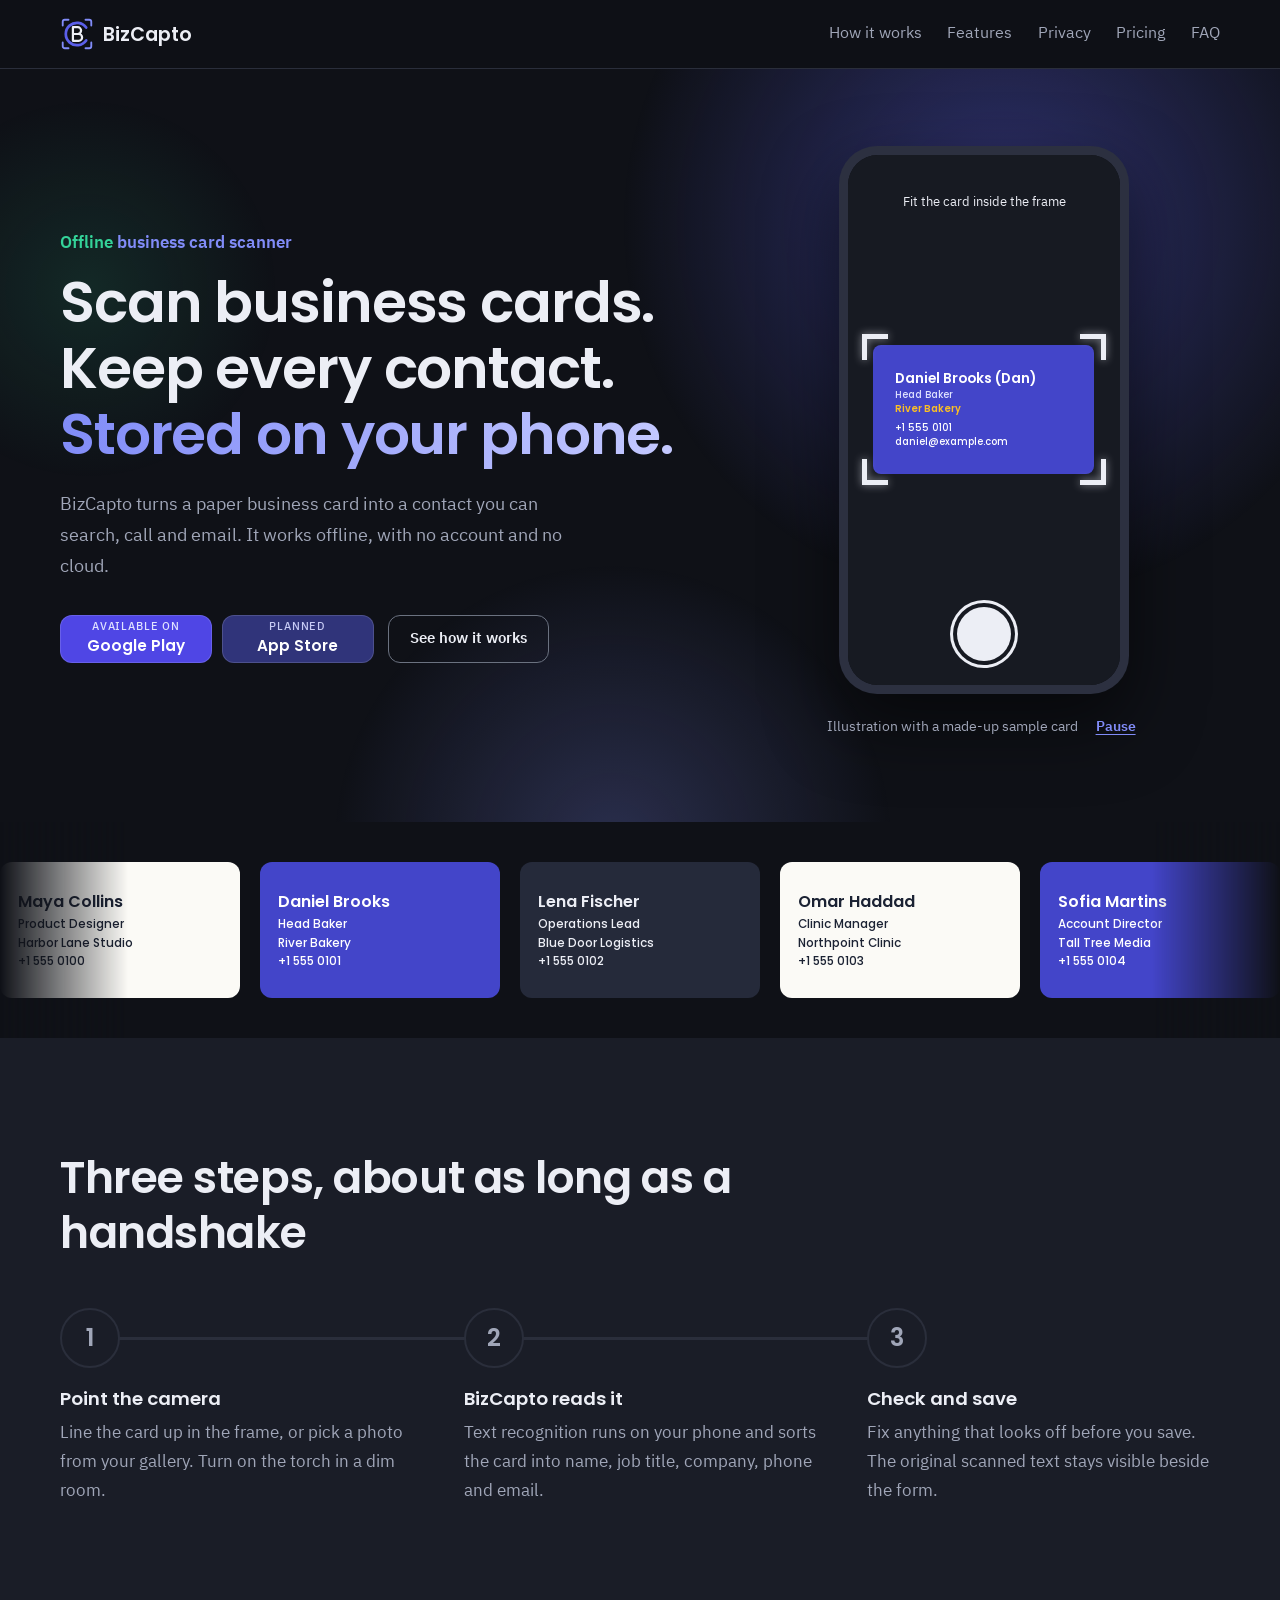
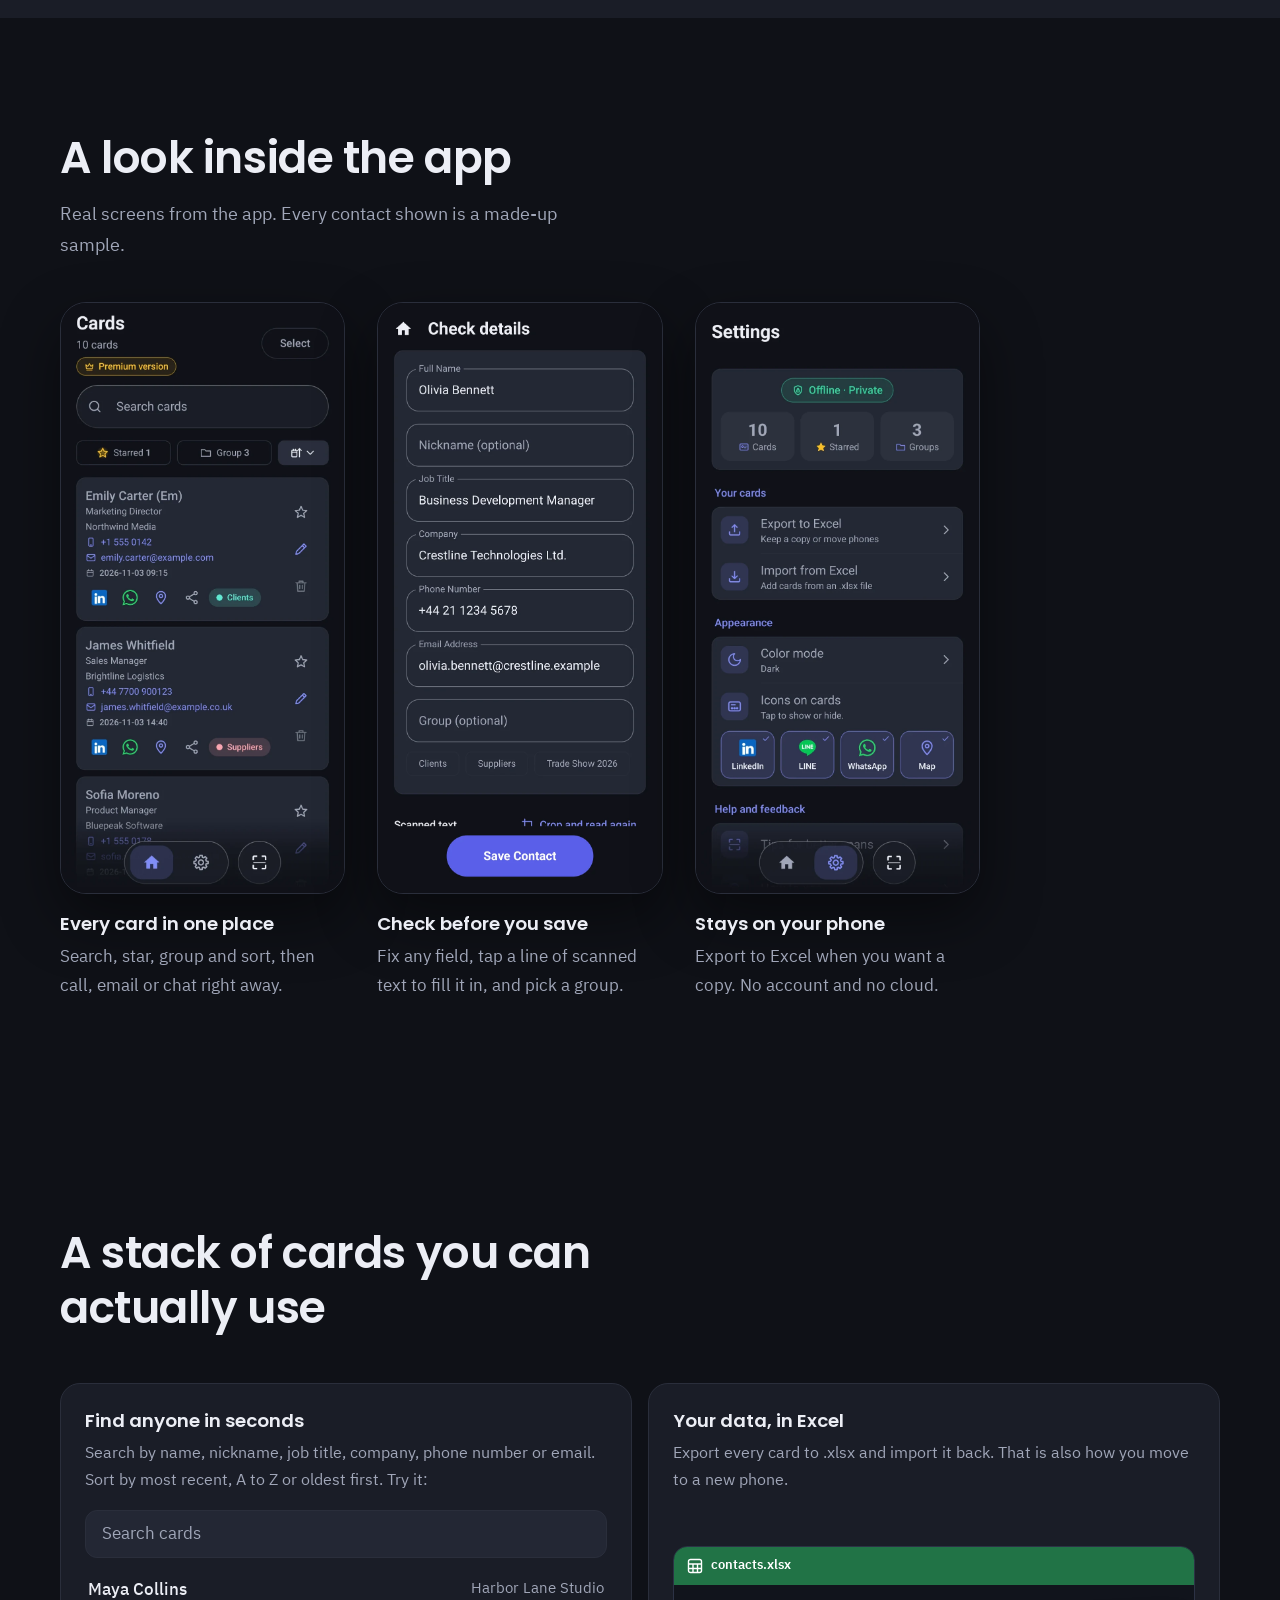
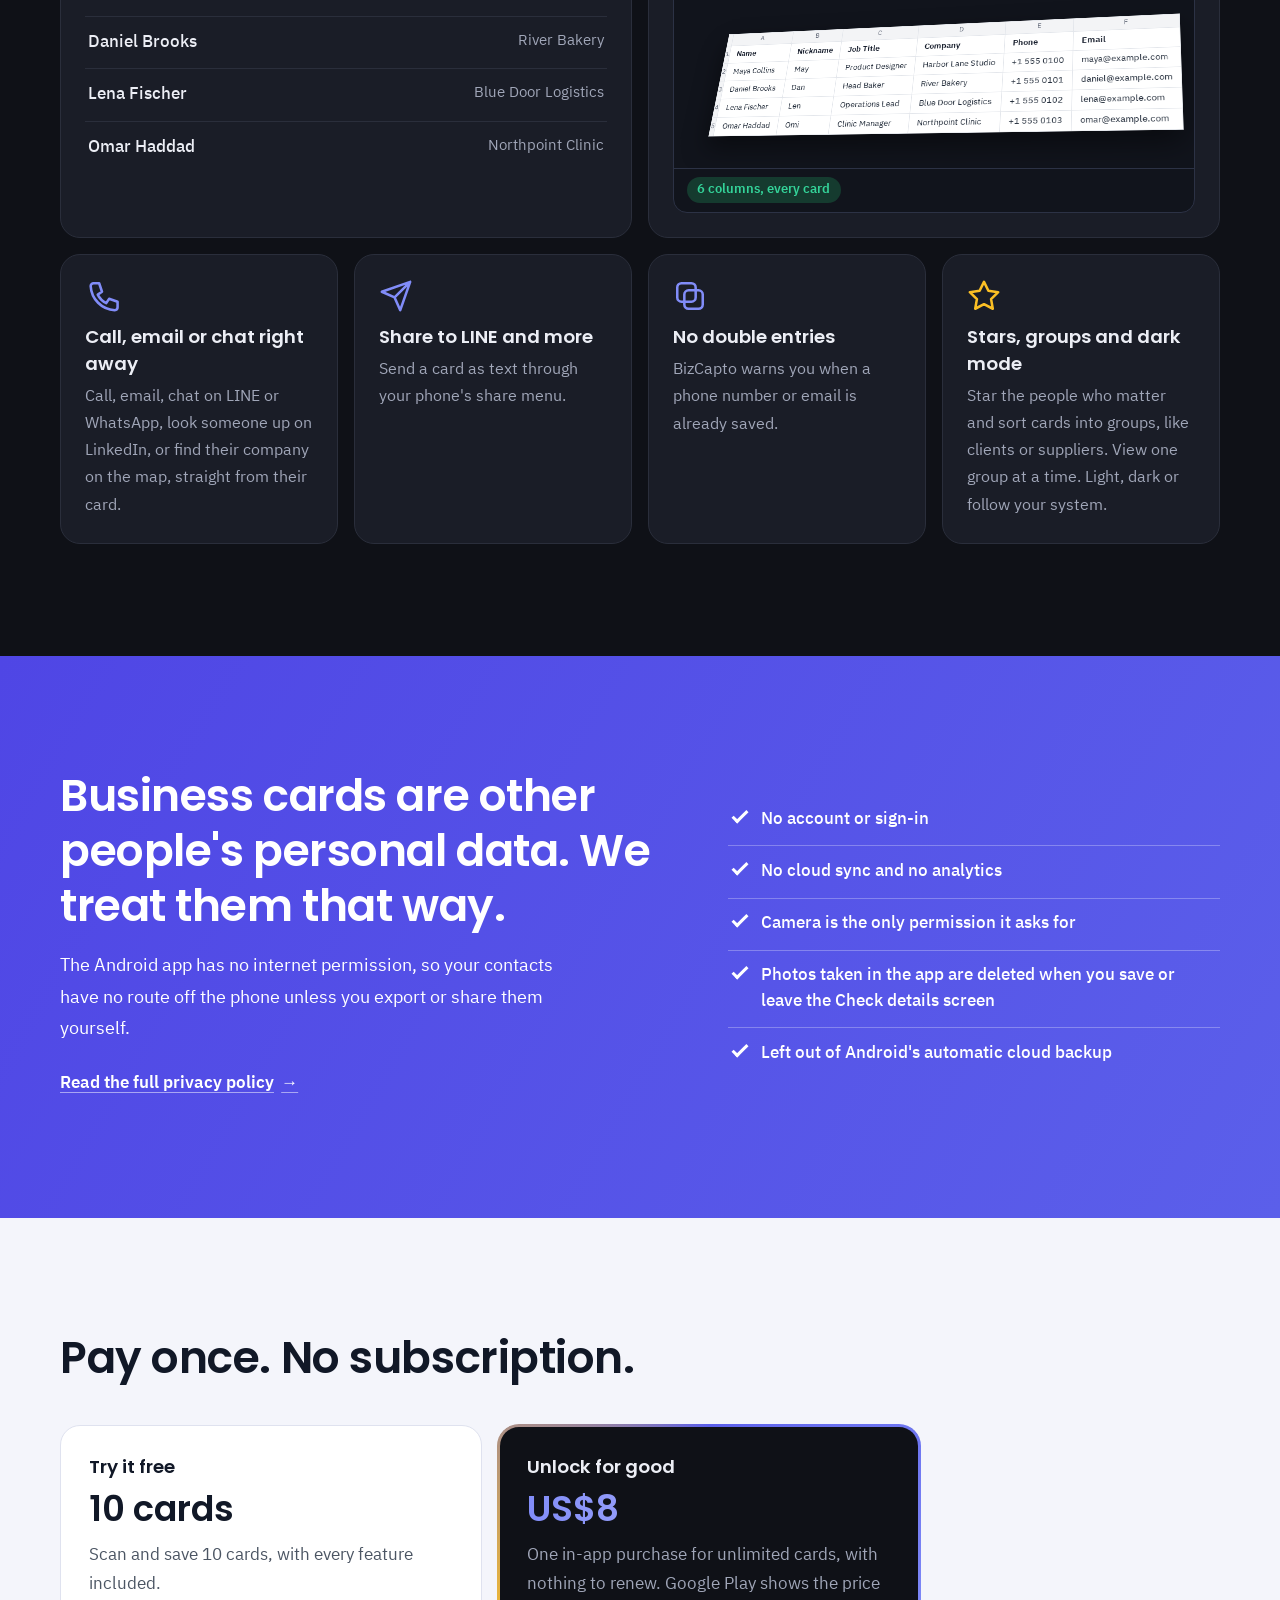
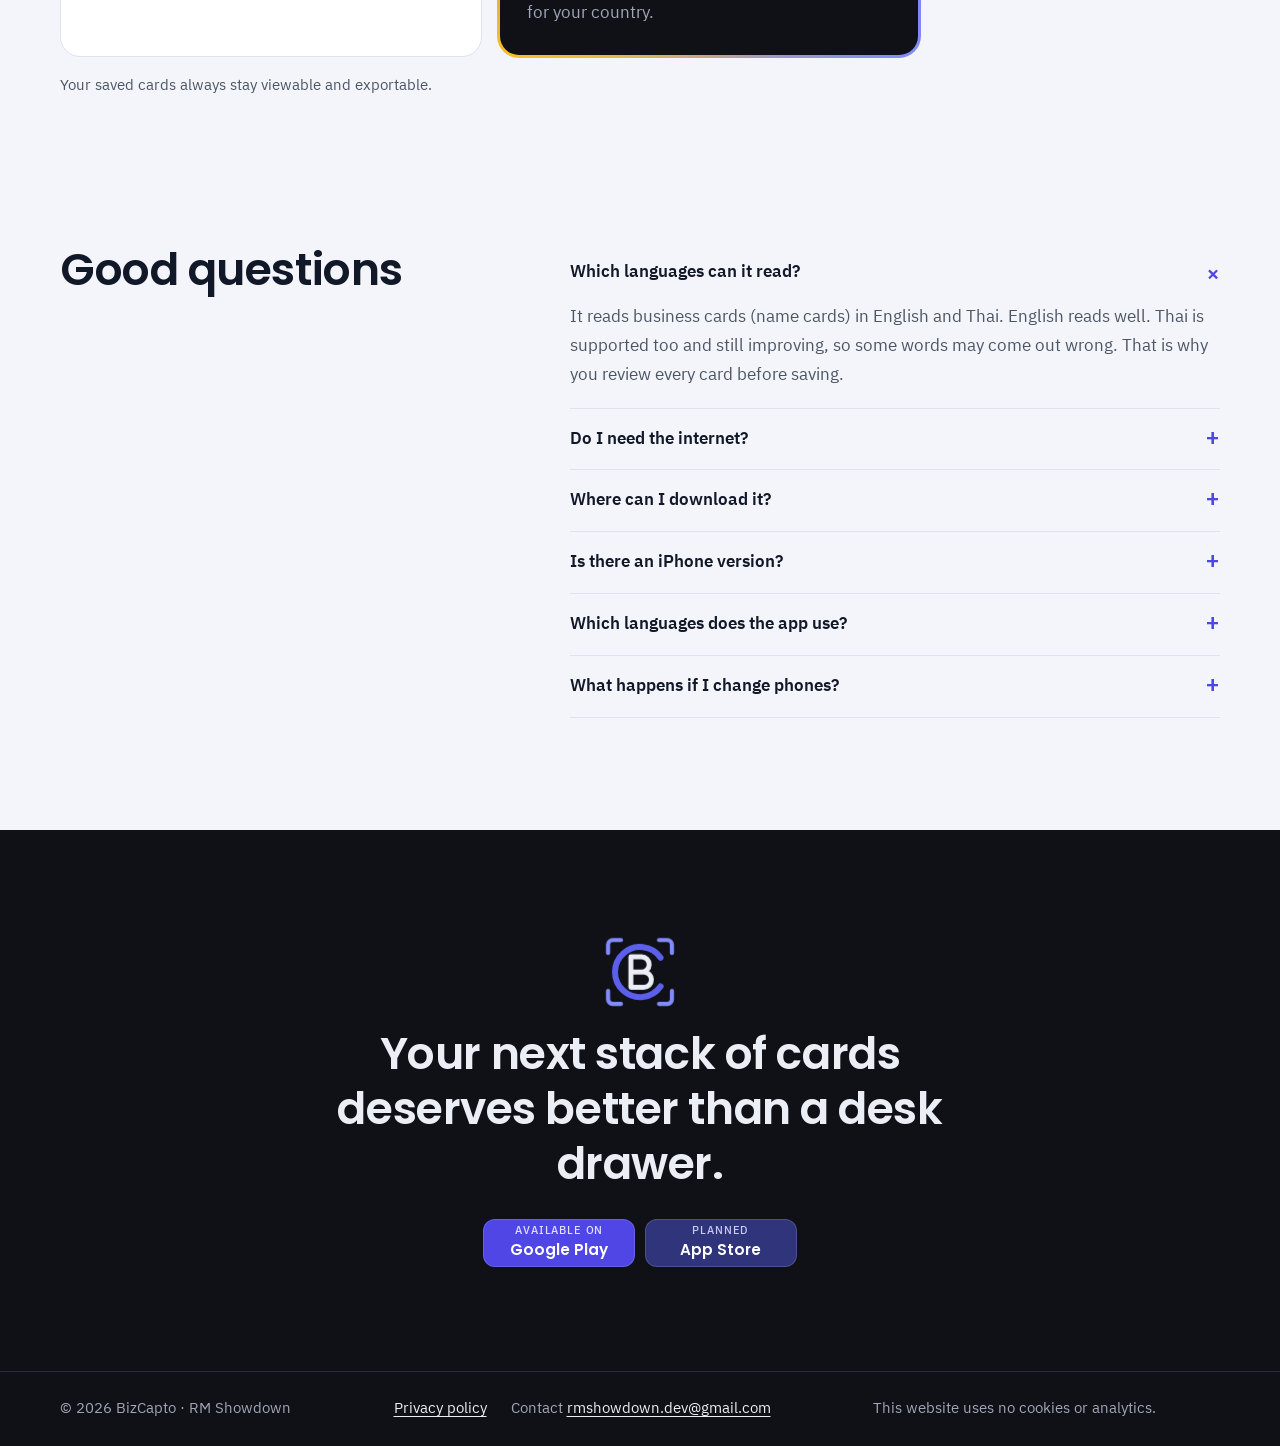
<file: index.html>
<!DOCTYPE html>
<html lang="en">
<head>
  <meta charset="utf-8">
  <meta name="viewport" content="width=device-width, initial-scale=1">
  <title>BizCapto: Offline Business Card Scanner</title>
  <meta name="description" content="Business card scanner for Android. Save cards as contacts, sort into groups, call, email, LINE or WhatsApp. Offline, exports to Excel. Reads English and Thai.">
  <meta name="google-site-verification" content="9E5ic6exMu49nEAiIoT-Es5bumaMfsEbR8roI2fSj4I">
  <link rel="canonical" href="https://rmshowdown.github.io/bizcapto/">
  <!-- หน้าเดียวกัน 2 ภาษา: บอก Google ว่าหน้าไหนภาษาอะไร (ใส่เหมือนกันทั้ง 2 หน้า) -->
  <link rel="alternate" hreflang="en" href="https://rmshowdown.github.io/bizcapto/">
  <link rel="alternate" hreflang="th" href="https://rmshowdown.github.io/bizcapto/th/">
  <link rel="alternate" hreflang="x-default" href="https://rmshowdown.github.io/bizcapto/">
  <!-- ข้อมูลให้ Google รู้ว่าหน้านี้คือแอปมือถือ -->
  <script type="application/ld+json">
  {
    "@context": "https://schema.org",
    "@type": "SoftwareApplication",
    "name": "BizCapto",
    "alternateName": "BizCapto: Business Card Scan",
    "description": "Business card scanner for Android. Save cards as contacts, sort into groups, call, email, LINE or WhatsApp. Offline, exports to Excel. Reads English and Thai.",
    "applicationCategory": "BusinessApplication",
    "operatingSystem": "Android 7.0 or newer",
    "inLanguage": "en",
    "url": "https://rmshowdown.github.io/bizcapto/",
    "image": "https://rmshowdown.github.io/bizcapto/img/og-image.png",
    "installUrl": "https://play.google.com/store/apps/details?id=com.rmshowdown.bizcapto",
    "offers": { "@type": "Offer", "price": "0", "priceCurrency": "USD", "description": "10 cards included. Unlimited cards with a one-time in-app purchase." },
    "featureList": ["Business card scanner with on-device OCR", "Auto crop and auto capture", "Organize business cards into groups", "Search, star, call, email and share contacts", "Chat on LINE or WhatsApp from a card in one tap", "Find a company on the map from its card", "Export and import Excel (.xlsx)", "Works offline, no account"],
    "publisher": { "@type": "Organization", "name": "RM Showdown", "email": "rmshowdown.dev@gmail.com" }
  }
  </script>
  <!-- คำถามที่พบบ่อยให้ Google อ่านได้: ข้อความต้องตรงกับหัวข้อ FAQ บนหน้า (หน้าไทยสร้างจาก th.js อัตโนมัติ) -->
  <script type="application/ld+json" id="faq-ld">
  {
    "@context": "https://schema.org",
    "@type": "FAQPage",
    "mainEntity": [
      {
        "@type": "Question",
        "name": "Which languages can it read?",
        "acceptedAnswer": {
          "@type": "Answer",
          "text": "It reads business cards (name cards) in English and Thai. English reads well. Thai is supported too and still improving, so some words may come out wrong. That is why you review every card before saving."
        }
      },
      {
        "@type": "Question",
        "name": "Do I need the internet?",
        "acceptedAnswer": {
          "@type": "Answer",
          "text": "No. Scanning, reading and saving all happen on the phone. Only the LinkedIn button opens your browser, and only when you tap it."
        }
      },
      {
        "@type": "Question",
        "name": "Where can I download it?",
        "acceptedAnswer": {
          "@type": "Answer",
          "text": "On Google Play, for Android 7.0 or newer. Save 10 cards first, then unlock unlimited cards with one purchase if you like it."
        }
      },
      {
        "@type": "Question",
        "name": "Is there an iPhone version?",
        "acceptedAnswer": {
          "@type": "Answer",
          "text": "It is planned. Android comes first and the iPhone version is still being built."
        }
      },
      {
        "@type": "Question",
        "name": "Which languages does the app use?",
        "acceptedAnswer": {
          "@type": "Answer",
          "text": "The app follows your phone's language. English and Thai are available, and more languages are planned."
        }
      },
      {
        "@type": "Question",
        "name": "What happens if I change phones?",
        "acceptedAnswer": {
          "@type": "Answer",
          "text": "Export your cards to Excel on the old phone and import the file on the new one. There is no cloud copy, so keep that file safe."
        }
      }
    ]
  }
  </script>
  <!-- ภาพและข้อความตอนแชร์ลิงก์ใน LINE, Facebook, X -->
  <meta property="og:type" content="website">
  <meta property="og:site_name" content="BizCapto">
  <meta property="og:locale" content="en_US">
  <meta property="og:title" content="BizCapto: Offline Business Card Scanner">
  <meta property="og:description" content="Business card scanner for Android. Save cards as contacts, sort into groups, call, email, LINE or WhatsApp. Offline, exports to Excel. Reads English and Thai.">
  <meta property="og:url" content="https://rmshowdown.github.io/bizcapto/">
  <meta property="og:image" content="https://rmshowdown.github.io/bizcapto/img/og-image.png">
  <meta property="og:image:width" content="1024">
  <meta property="og:image:height" content="500">
  <meta property="og:image:alt" content="A phone scans a sample business card and BizCapto fills in the contact details.">
  <meta name="twitter:card" content="summary_large_image">
  <meta name="theme-color" content="#0f1117">
  <link rel="icon" href="data:image/svg+xml,%3Csvg xmlns='http://www.w3.org/2000/svg' viewBox='0 0 100 100'%3E%3Crect width='100' height='100' rx='22' fill='%230f1117'/%3E%3Cg fill='none' stroke-linecap='round' stroke-linejoin='round' transform='translate(11 11) scale(.78)'%3E%3Cpath d='M77 31A33 33 0 1 0 77 69' stroke='%235b5fea' stroke-width='8'/%3E%3Cpath d='M8 25V14a6 6 0 0 1 6-6h11M75 8h11a6 6 0 0 1 6 6v11M92 75v11a6 6 0 0 1-6 6H75M25 92H14a6 6 0 0 1-6-6V75' stroke='%23818cf8' stroke-width='5.5'/%3E%3Cpath d='M38 30v40h17a10 10 0 0 0 0-20H38m0 0h14a10 10 0 0 0 0-20H38' stroke='%23eceef5' stroke-width='6.5'/%3E%3C/g%3E%3C/svg%3E">
  <link rel="stylesheet" href="fonts/fonts.css">
  <link rel="stylesheet" href="styles.css">
  <script>
    // หน้าอังกฤษ (index.html) และหน้าไทย (th/index.html) เป็นคนละหน้า
    // ปุ่ม EN / ไทย โชว์เฉพาะเครื่องที่ตั้งภาษาไทยไว้ (หรือตอนอยู่หน้าไทย)
    // เปิดหน้าอังกฤษ: ถ้าเคยกดเลือกไทย หรือยังไม่เคยเลือกแต่ภาษาแรกของเครื่องเป็นไทย ให้ไปหน้าไทย
    // (Google อ่านเว็บเป็นภาษาอังกฤษ จึงไม่ถูกพาไป และรู้จักหน้าไทยจาก hreflang ด้านบน)
    (function () {
      var root = document.documentElement;
      var saved = null;
      try { saved = localStorage.getItem('bizcapto-lang'); } catch (e) { /* เบราว์เซอร์ปิดการเก็บค่า */ }
      var langs = navigator.languages && navigator.languages.length ? navigator.languages : [navigator.language || ''];
      var isThai = function (l) { return String(l).toLowerCase().indexOf('th') === 0; };
      var thaiOk = root.lang === 'th' || Array.prototype.some.call(langs, isThai);
      if (root.lang === 'en' && (saved === 'th' || (!saved && isThai(langs[0])))) {
        location.replace('th/' + location.hash);
        return;
      }
      if (thaiOk) root.classList.add('thai-ok');
      root.classList.add('js');
    })();
  </script>
</head>
<body>
  <svg width="0" height="0" class="sprite" aria-hidden="true">
    <symbol id="logo" viewBox="0 0 100 100">
      <g fill="none" stroke-linecap="round" stroke-linejoin="round">
        <path d="M77 31A33 33 0 1 0 77 69" stroke="#5b5fea" stroke-width="8"/>
        <path d="M8 25V14a6 6 0 0 1 6-6h11M75 8h11a6 6 0 0 1 6 6v11M92 75v11a6 6 0 0 1-6 6H75M25 92H14a6 6 0 0 1-6-6V75" stroke="#818cf8" stroke-width="5.5"/>
        <path d="M38 30v40h17a10 10 0 0 0 0-20H38m0 0h14a10 10 0 0 0 0-20H38" stroke="#eceef5" stroke-width="6.5"/>
      </g>
    </symbol>
  </svg>

  <a class="skip" href="#how" data-i18n="skip">Skip to content</a>

  <header class="site-header">
    <div class="wrap bar">
      <a class="brand" href="#top"><svg aria-hidden="true"><use href="#logo"/></svg>BizCapto</a>
      <nav class="nav" id="mainNav" aria-label="Main" data-i18n-aria="nav.label">
        <a href="#how" data-i18n="nav.how">How it works</a>
        <a href="#features" data-i18n="nav.features">Features</a>
        <a href="#privacy" data-i18n="nav.privacy">Privacy</a>
        <a href="#pricing" data-i18n="nav.pricing">Pricing</a>
        <a href="#faq" data-i18n="nav.faq">FAQ</a>
      </nav>
      <div class="lang" role="group" aria-label="Language" data-i18n-aria="lang.label" data-active="en">
        <span class="lang-thumb" aria-hidden="true"></span>
        <a href="./" hreflang="en" lang="en" data-lang="en" aria-current="page">EN</a>
        <a href="th/" hreflang="th" lang="th" data-lang="th">ไทย</a>
      </div>
      <button type="button" class="menu-btn" id="menuBtn" aria-expanded="false" aria-controls="mainNav" aria-label="Menu" data-i18n-aria="nav.menu">
        <svg viewBox="0 0 24 24" aria-hidden="true"><path class="m1" d="M4 7h16"/><path class="m2" d="M4 12h16"/><path class="m3" d="M4 17h16"/></svg>
      </button>
    </div>
    <span class="scroll-bar" aria-hidden="true"></span>
  </header>

  <main id="top">
    <section class="hero" id="hero">
      <div class="aurora" aria-hidden="true"><i></i><i></i><i></i></div>
      <div class="wrap hero-grid">
        <div class="hero-copy">
          <p class="eyebrow" data-i18n="hero.eyebrow"><span class="hl">Offline</span> business card scanner</p>
          <h1 data-i18n="hero.title">Scan business cards.<br>Keep every contact.<br><span>Stored on your phone.</span></h1>
          <p class="lead" data-i18n="hero.lead">BizCapto turns a paper business card into a contact you can search, call and email. It works offline, with no account and no cloud.</p>
          <div class="actions">
            <div class="stores">
              <a class="soon" href="https://play.google.com/store/apps/details?id=com.rmshowdown.bizcapto&amp;referrer=utm_source%3Dwebsite"><small data-i18n="cta.play">Available on</small><strong>Google Play</strong></a>
              <span class="soon soon-later"><small data-i18n="cta.planned">Planned</small><strong>App Store</strong></span>
            </div>
            <a class="btn btn-line" href="#how" data-i18n="hero.secondary">See how it works</a>
          </div>
        </div>

        <figure class="demo">
          <div class="bob">
          <div class="phone" id="phone" data-step="0" role="img" aria-label="Illustration: a phone scans a sample business card and fills in the contact fields" data-i18n-aria="demo.alt">
            <div class="screen" aria-hidden="true">
              <span class="flash"></span>
              <div class="cam">
                <p class="cam-hint" data-i18n="demo.hint">Fit the card inside the frame</p>
                <div class="cam-target">
                  <div class="bizcard" id="bizcard">
                    <span class="cl cl-name" data-card="headline">Maya Collins (May)</span>
                    <span class="cl cl-title" data-card="title">Product Designer</span>
                    <span class="cl cl-co" data-card="company">Harbor Lane Studio</span>
                    <span class="cl cl-tel" data-card="phone">+1 555 0100</span>
                    <span class="cl cl-mail" data-card="email">maya@example.com</span>
                  </div>
                  <span class="scanline"></span>
                  <i></i><i></i><i></i><i></i>
                </div>
                <span class="shutter"></span>
              </div>
              <div class="review">
                <p class="review-title" data-i18n="demo.review">Review card</p>
                <dl>
                  <div style="--i:0"><dt data-i18n="demo.name">Name</dt><dd data-field="name">Maya Collins</dd></div>
                  <div style="--i:1"><dt data-i18n="demo.nick">Nickname</dt><dd data-field="nickname">May</dd></div>
                  <div style="--i:2"><dt data-i18n="demo.jobtitle">Job title</dt><dd data-field="title">Product Designer</dd></div>
                  <div style="--i:3"><dt data-i18n="demo.company">Company</dt><dd data-field="company">Harbor Lane Studio</dd></div>
                  <div style="--i:4"><dt data-i18n="demo.phone">Phone</dt><dd data-field="phone">+1 555 0100</dd></div>
                  <div style="--i:5"><dt data-i18n="demo.email">Email</dt><dd data-field="email">maya@example.com</dd></div>
                </dl>
                <span class="save" data-i18n="demo.save">Save</span>
                <span class="saved" data-i18n="demo.saved">Saved on this phone</span>
              </div>
            </div>
          </div>
          </div>
          <figcaption>
            <span data-i18n="demo.caption">Illustration with a made-up sample card</span>
            <button type="button" class="replay" id="demoToggle" data-paused="false"><span class="when-playing" data-i18n="demo.pause">Pause</span><span class="when-paused" data-i18n="demo.play">Play</span></button>
          </figcaption>
        </figure>
      </div>
    </section>

    <div class="belt" id="belt" aria-hidden="true">
      <div class="belt-track" id="beltTrack"></div>
    </div>

    <section id="how" class="section how">
      <div class="wrap">
        <h2 data-i18n="how.title">Three steps, about as long as a handshake</h2>
        <div class="steps-wrap" id="steps">
        <span class="steps-line" aria-hidden="true"><i></i></span>
        <ol class="steps">
          <li>
            <span class="num">1</span>
            <h3 data-i18n="how.1.title">Point the camera</h3>
            <p data-i18n="how.1.text">Line the card up in the frame, or pick a photo from your gallery. Turn on the torch in a dim room.</p>
          </li>
          <li>
            <span class="num">2</span>
            <h3 data-i18n="how.2.title">BizCapto reads it</h3>
            <p data-i18n="how.2.text">Text recognition runs on your phone and sorts the card into name, job title, company, phone and email.</p>
          </li>
          <li>
            <span class="num">3</span>
            <h3 data-i18n="how.3.title">Check and save</h3>
            <p data-i18n="how.3.text">Fix anything that looks off before you save. The original scanned text stays visible beside the form.</p>
          </li>
        </ol>
        </div>
      </div>
    </section>

    <section id="screens" class="section screens">
      <div class="wrap">
        <h2 data-i18n="screens.title">A look inside the app</h2>
        <p class="lead" data-i18n="screens.lead">Real screens from the app. Every contact shown is a made-up sample.</p>
        <div class="shots">
          <figure class="shot">
            <img src="img/screen-cards.webp" width="857" height="1785" loading="lazy" decoding="async" alt="The cards list with search, Starred and Group filters, and LinkedIn, WhatsApp, map and share buttons on each card" data-i18n-alt="screens.1.alt">
            <figcaption>
              <h3 data-i18n="screens.1.title">Every card in one place</h3>
              <p data-i18n="screens.1.text">Search, star, group and sort, then call, email or chat right away.</p>
            </figcaption>
          </figure>
          <figure class="shot">
            <img src="img/screen-review.webp" width="857" height="1785" loading="lazy" decoding="async" alt="The Check details screen with the contact fields and group suggestions" data-i18n-alt="screens.2.alt">
            <figcaption>
              <h3 data-i18n="screens.2.title">Check before you save</h3>
              <p data-i18n="screens.2.text">Fix any field, tap a line of scanned text to fill it in, and pick a group.</p>
            </figcaption>
          </figure>
          <figure class="shot">
            <img src="img/screen-privacy.webp" width="857" height="1785" loading="lazy" decoding="async" alt="Settings with card counts, Export and Import to Excel, and a choice of which icons show on cards" data-i18n-alt="screens.3.alt">
            <figcaption>
              <h3 data-i18n="screens.3.title">Stays on your phone</h3>
              <p data-i18n="screens.3.text">Export to Excel when you want a copy. No account and no cloud.</p>
            </figcaption>
          </figure>
        </div>
      </div>
    </section>

    <section id="features" class="section features">
      <div class="wrap">
        <h2 data-i18n="feat.title">A stack of cards you can actually use</h2>
        <div class="bento">
          <article class="tile tile-search">
            <h3 data-i18n="feat.search.title">Find anyone in seconds</h3>
            <p data-i18n="feat.search.text">Search by name, nickname, job title, company, phone number or email. Sort by most recent, A to Z or oldest first. Try it:</p>
            <div class="search-demo">
              <label class="sr-only" for="q" data-i18n="feat.search.label">Search sample cards</label>
              <input id="q" type="search" autocomplete="off" placeholder="Search cards" data-i18n-placeholder="feat.search.placeholder">
              <!-- data-find = ข้อความที่ค้นได้, data-phone = เบอร์ (ค้นด้วยตัวเลขอย่างน้อย 3 ตัว เหมือนในแอป) -->
              <ul id="people">
                <li data-find="maya collins may product designer harbor lane studio maya@example.com" data-phone="+1 555 0100"><b>Maya Collins</b><span class="co">Harbor Lane Studio</span><span class="ph">+1 555 0100</span></li>
                <li data-find="daniel brooks dan head baker river bakery daniel@example.com" data-phone="+1 555 0101"><b>Daniel Brooks</b><span class="co">River Bakery</span><span class="ph">+1 555 0101</span></li>
                <li data-find="lena fischer len operations lead blue door logistics lena@example.com" data-phone="+1 555 0102"><b>Lena Fischer</b><span class="co">Blue Door Logistics</span><span class="ph">+1 555 0102</span></li>
                <li data-find="omar haddad omi clinic manager northpoint clinic omar@example.com" data-phone="+1 555 0103"><b>Omar Haddad</b><span class="co">Northpoint Clinic</span><span class="ph">+1 555 0103</span></li>
              </ul>
              <p class="none" id="none" hidden data-i18n="feat.search.none">No sample card matches.</p>
            </div>
          </article>

          <article class="tile tile-excel">
            <h3 data-i18n="feat.excel.title">Your data, in Excel</h3>
            <p data-i18n="feat.excel.text">Export every card to .xlsx and import it back. That is also how you move to a new phone.</p>
            <!-- แผ่น Excel ตัวอย่าง: หัวคอลัมน์ตรงกับไฟล์ที่แอปส่งออกจริง ภาพเคลื่อนไหวอยู่ใน script.js หัวข้อ "แผ่น Excel" -->
            <div class="xl" id="xl" role="img" aria-label="Sample Excel export with the columns Name, Nickname, Job Title, Company, Phone and Email" data-i18n-aria="feat.excel.alt">
              <div class="xl-bar" aria-hidden="true">
                <svg viewBox="0 0 16 16"><rect x="1.5" y="1.5" width="13" height="13" rx="2"/><path d="M1.5 6h13M1.5 10.5h13M6 6v8.5M10.5 6v8.5"/></svg>
                <span>contacts.xlsx</span>
              </div>
              <div class="xl-view" id="xlView" aria-hidden="true">
                <div class="xl-tilt" id="xlTilt">
                  <div class="xl-stage" id="xlStage">
                    <table class="xl-grid">
                  <tr class="xl-letters"><th class="xl-corner"></th><th>A</th><th>B</th><th>C</th><th>D</th><th>E</th><th>F</th></tr>
                  <tr class="xl-head"><th class="xl-num">1</th><th>Name</th><th>Nickname</th><th>Job Title</th><th>Company</th><th>Phone</th><th>Email</th></tr>
                  <tr><th class="xl-num">2</th><td>Maya Collins</td><td>May</td><td>Product Designer</td><td>Harbor Lane Studio</td><td>+1 555 0100</td><td>maya@example.com</td></tr>
                  <tr><th class="xl-num">3</th><td>Daniel Brooks</td><td>Dan</td><td>Head Baker</td><td>River Bakery</td><td>+1 555 0101</td><td>daniel@example.com</td></tr>
                  <tr><th class="xl-num">4</th><td>Lena Fischer</td><td>Len</td><td>Operations Lead</td><td>Blue Door Logistics</td><td>+1 555 0102</td><td>lena@example.com</td></tr>
                  <tr><th class="xl-num">5</th><td>Omar Haddad</td><td>Omi</td><td>Clinic Manager</td><td>Northpoint Clinic</td><td>+1 555 0103</td><td>omar@example.com</td></tr>
                    </table>
                    <span class="xl-hl" id="xlHl"></span>
                  </div>
                </div>
              </div>
              <div class="xl-foot" aria-hidden="true">
                <span class="xl-chip" id="xlChip">A · Name</span>
                <span class="xl-all" id="xlAll" data-i18n="feat.excel.all">6 columns, every card</span>
                <span class="xl-hint" data-i18n="feat.excel.hint">Swipe to look around</span>
              </div>
            </div>
          </article>

          <article class="tile">
            <svg class="ico ico-call" viewBox="0 0 24 24" aria-hidden="true"><path d="M6 3h4l2 6-3 2a13 13 0 0 0 6 6l2-3 6 2v4a2 2 0 0 1-2 2A18 18 0 0 1 4 5a2 2 0 0 1 2-2Z"/></svg>
            <h3 data-i18n="feat.act.title">Call, email or chat right away</h3>
            <p data-i18n="feat.act.text">Call, email, chat on LINE or WhatsApp, look someone up on LinkedIn, or find their company on the map, straight from their card.</p>
          </article>
          <article class="tile">
            <svg class="ico ico-share" viewBox="0 0 24 24" aria-hidden="true"><path d="M22 2 11 13M22 2l-7 20-4-9-9-4Z"/></svg>
            <h3 data-i18n="feat.share.title">Share to LINE and more</h3>
            <p data-i18n="feat.share.text">Send a card as text through your phone's share menu.</p>
          </article>
          <article class="tile">
            <svg class="ico ico-dup" viewBox="0 0 24 24" aria-hidden="true"><rect class="dup-a" x="3" y="3" width="13" height="13" rx="3"/><rect class="dup-b" x="8" y="8" width="13" height="13" rx="3"/></svg>
            <h3 data-i18n="feat.dup.title">No double entries</h3>
            <p data-i18n="feat.dup.text">BizCapto warns you when a phone number or email is already saved.</p>
          </article>
          <article class="tile">
            <svg class="ico ico-star" viewBox="0 0 24 24" aria-hidden="true"><path d="m12 2 3.1 6.3 6.9 1-5 4.9 1.2 6.8-6.2-3.2-6.2 3.2 1.2-6.8-5-4.9 6.9-1Z"/></svg>
            <h3 data-i18n="feat.star.title">Stars, groups and dark mode</h3>
            <p data-i18n="feat.star.text">Star the people who matter and sort cards into groups, like clients or suppliers. View one group at a time. Light, dark or follow your system.</p>
          </article>
        </div>
      </div>
    </section>

    <section id="privacy" class="section privacy">
      <div class="priv-frame" aria-hidden="true"><i></i><i></i><i></i><i></i></div>
      <div class="wrap privacy-grid">
        <div>
          <h2 data-i18n="priv.title">Business cards are other people's personal data. We treat them that way.</h2>
          <p class="lead" data-i18n="priv.lead">The Android app has no internet permission, so your contacts have no route off the phone unless you export or share them yourself.</p>
          <a class="text-link" href="privacy.html" data-i18n="priv.more">Read the full privacy policy</a>
        </div>
        <ul class="checks">
          <li data-i18n="priv.1">No account or sign-in</li>
          <li data-i18n="priv.2">No cloud sync and no analytics</li>
          <li data-i18n="priv.3">Camera is the only permission it asks for</li>
          <li data-i18n="priv.4">Photos taken in the app are deleted when you save or leave the Check details screen</li>
          <li data-i18n="priv.5">Left out of Android's automatic cloud backup</li>
        </ul>
      </div>
    </section>

    <section id="pricing" class="section pricing">
      <div class="wrap">
        <h2 data-i18n="price.title">Pay once. No subscription.</h2>
        <div class="plans">
          <article class="plan">
            <h3 data-i18n="price.free.title">Try it free</h3>
            <p class="amount" data-i18n="price.free.amount">10 cards</p>
            <p data-i18n="price.free.text">Scan and save 10 cards, with every feature included.</p>
          </article>
          <article class="plan plan-main">
            <h3 data-i18n="price.paid.title">Unlock for good</h3>
            <p class="amount" data-i18n="price.paid.amount">US$8</p>
            <p data-i18n="price.paid.text">One in-app purchase for unlimited cards, with nothing to renew. Google Play shows the price for your country.</p>
          </article>
        </div>
        <p class="fine" data-i18n="price.note">Your saved cards always stay viewable and exportable.</p>
      </div>
    </section>

    <section id="faq" class="section faq">
      <div class="wrap faq-grid">
        <h2 data-i18n="faq.title">Good questions</h2>
        <div class="qa">
          <details open>
            <summary data-i18n="faq.1.q">Which languages can it read?</summary>
            <p data-i18n="faq.1.a">It reads business cards (name cards) in English and Thai. English reads well. Thai is supported too and still improving, so some words may come out wrong. That is why you review every card before saving.</p>
          </details>
          <details>
            <summary data-i18n="faq.2.q">Do I need the internet?</summary>
            <p data-i18n="faq.2.a">No. Scanning, reading and saving all happen on the phone. Only the LinkedIn button opens your browser, and only when you tap it.</p>
          </details>
          <details>
            <summary data-i18n="faq.3.q">Where can I download it?</summary>
            <p data-i18n="faq.3.a">On <a href="https://play.google.com/store/apps/details?id=com.rmshowdown.bizcapto&amp;referrer=utm_source%3Dwebsite">Google Play</a>, for Android 7.0 or newer. Save 10 cards first, then unlock unlimited cards with one purchase if you like it.</p>
          </details>
          <details>
            <summary data-i18n="faq.4.q">Is there an iPhone version?</summary>
            <p data-i18n="faq.4.a">It is planned. Android comes first and the iPhone version is still being built.</p>
          </details>
          <details>
            <summary data-i18n="faq.5.q">Which languages does the app use?</summary>
            <p data-i18n="faq.5.a">The app follows your phone's language. English and Thai are available, and more languages are planned.</p>
          </details>
          <details>
            <summary data-i18n="faq.6.q">What happens if I change phones?</summary>
            <p data-i18n="faq.6.a">Export your cards to Excel on the old phone and import the file on the new one. There is no cloud copy, so keep that file safe.</p>
          </details>
        </div>
      </div>
    </section>

    <section class="closing">
      <div class="wrap">
        <svg class="closing-logo" viewBox="0 0 100 100" aria-hidden="true">
          <g fill="none" stroke-linecap="round" stroke-linejoin="round">
            <path pathLength="1" d="M8 25V14a6 6 0 0 1 6-6h11M75 8h11a6 6 0 0 1 6 6v11M92 75v11a6 6 0 0 1-6 6H75M25 92H14a6 6 0 0 1-6-6V75" stroke="#818cf8" stroke-width="5.5"/>
            <path pathLength="1" d="M77 31A33 33 0 1 0 77 69" stroke="#5b5fea" stroke-width="8"/>
            <path pathLength="1" d="M38 30v40h17a10 10 0 0 0 0-20H38m0 0h14a10 10 0 0 0 0-20H38" stroke="#eceef5" stroke-width="6.5"/>
          </g>
        </svg>
        <h2 data-i18n="close.title">Your next stack of cards deserves better than a desk drawer.</h2>
        <div class="stores">
              <a class="soon" href="https://play.google.com/store/apps/details?id=com.rmshowdown.bizcapto&amp;referrer=utm_source%3Dwebsite"><small data-i18n="cta.play">Available on</small><strong>Google Play</strong></a>
              <span class="soon soon-later"><small data-i18n="cta.planned">Planned</small><strong>App Store</strong></span>
            </div>
      </div>
    </section>
  </main>

  <footer class="site-footer">
    <div class="wrap foot">
      <span>© 2026 BizCapto · RM Showdown</span>
      <span class="foot-links">
        <a href="privacy.html" data-i18n="foot.privacy">Privacy policy</a>
        <span><span data-i18n="foot.contact">Contact</span> <a href="mailto:rmshowdown.dev@gmail.com">rmshowdown.dev@gmail.com</a></span>
      </span>
      <span data-i18n="foot.note">This website uses no cookies or analytics.</span>
    </div>
  </footer>

  <button type="button" class="to-top" id="toTop" aria-label="Back to top" data-i18n-aria="top.label">
    <svg viewBox="0 0 24 24" aria-hidden="true"><path d="M12 19V5M5 12l7-7 7 7"/></svg>
  </button>

  <script src="script.js"></script>
</body>
</html>
</file>
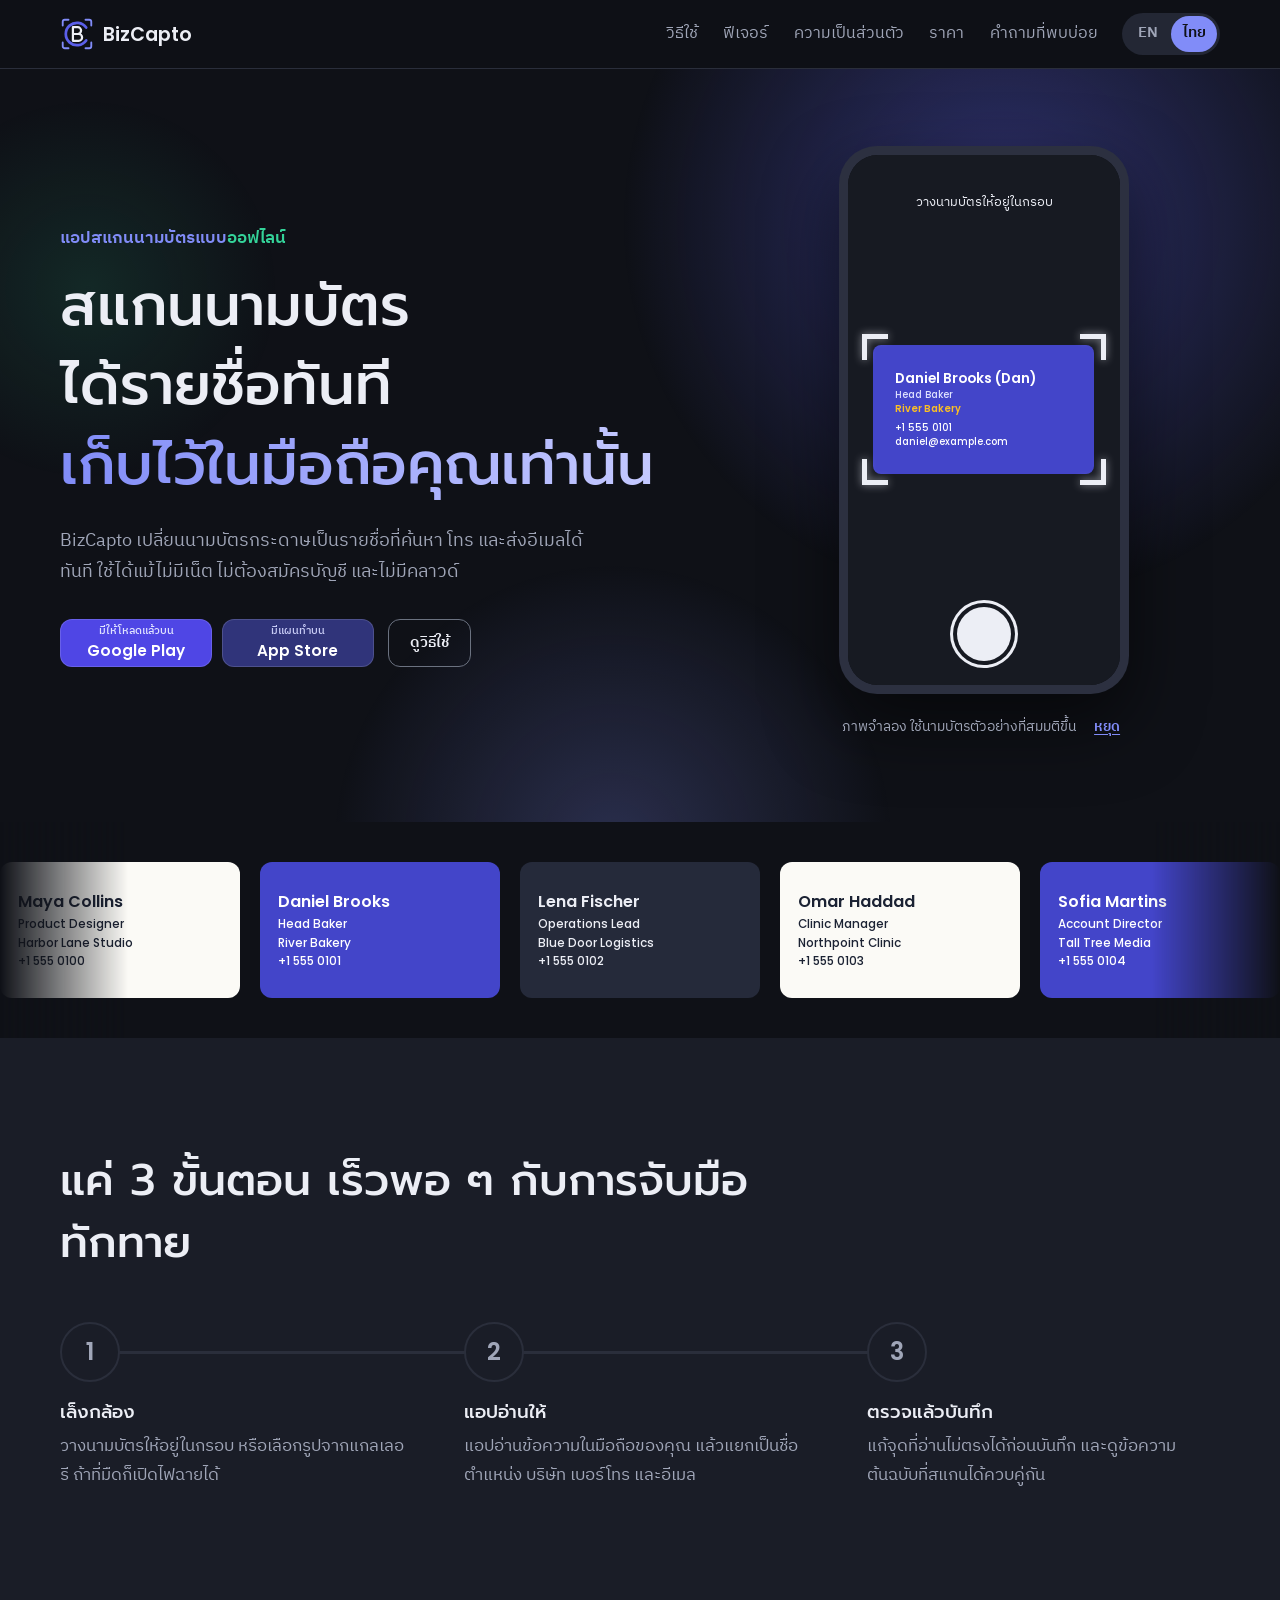
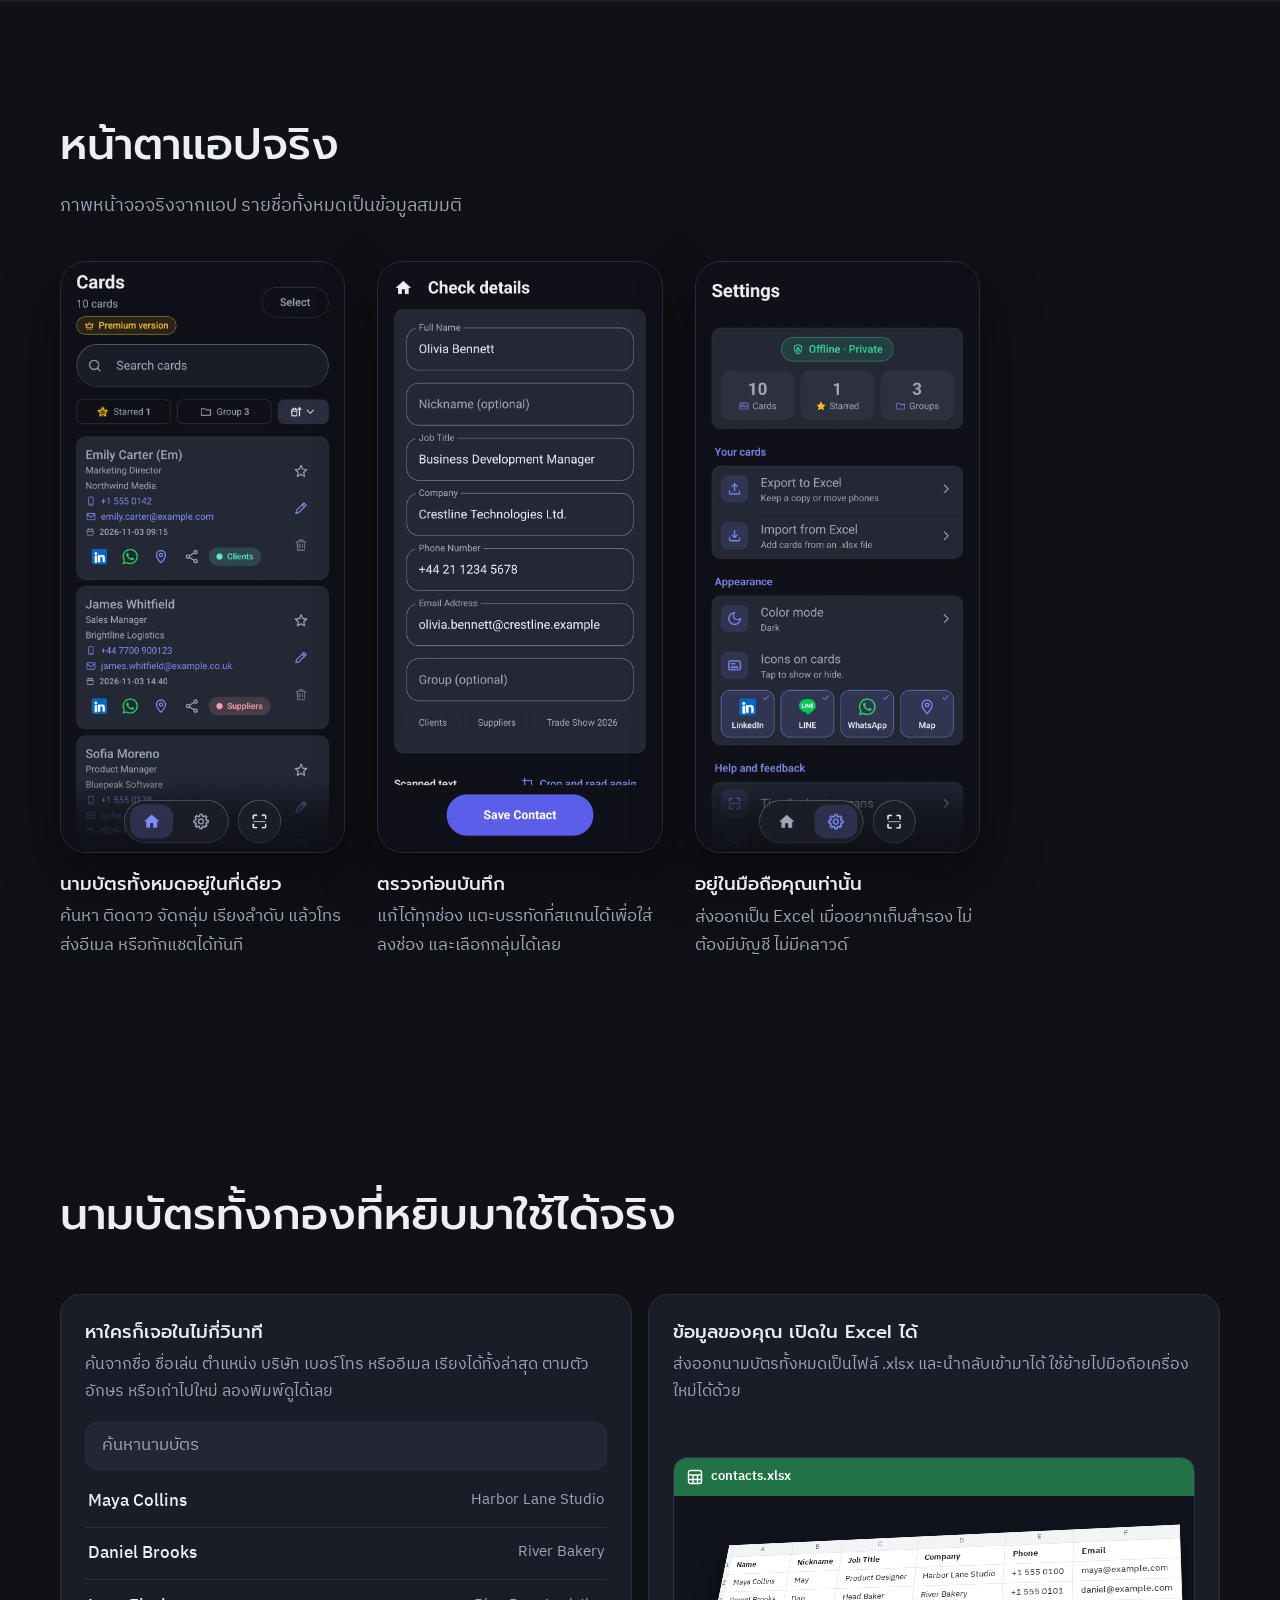
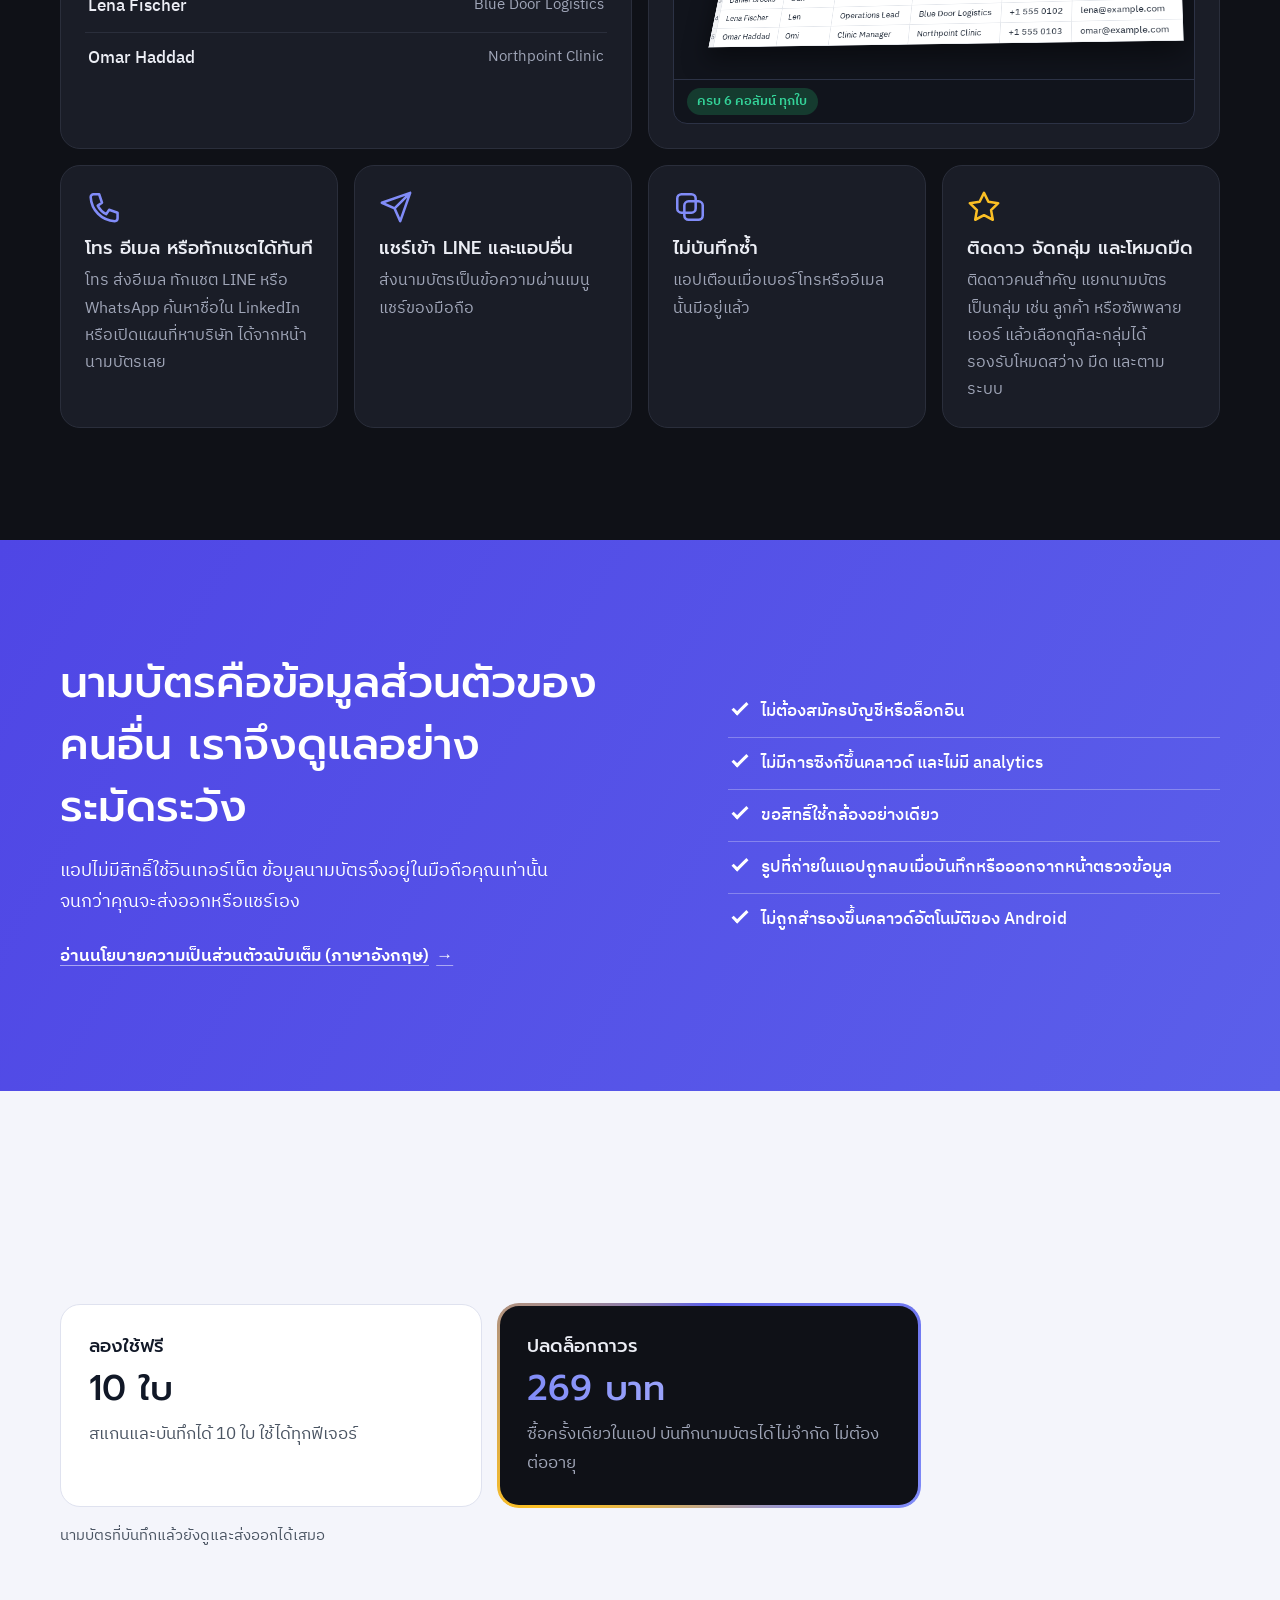
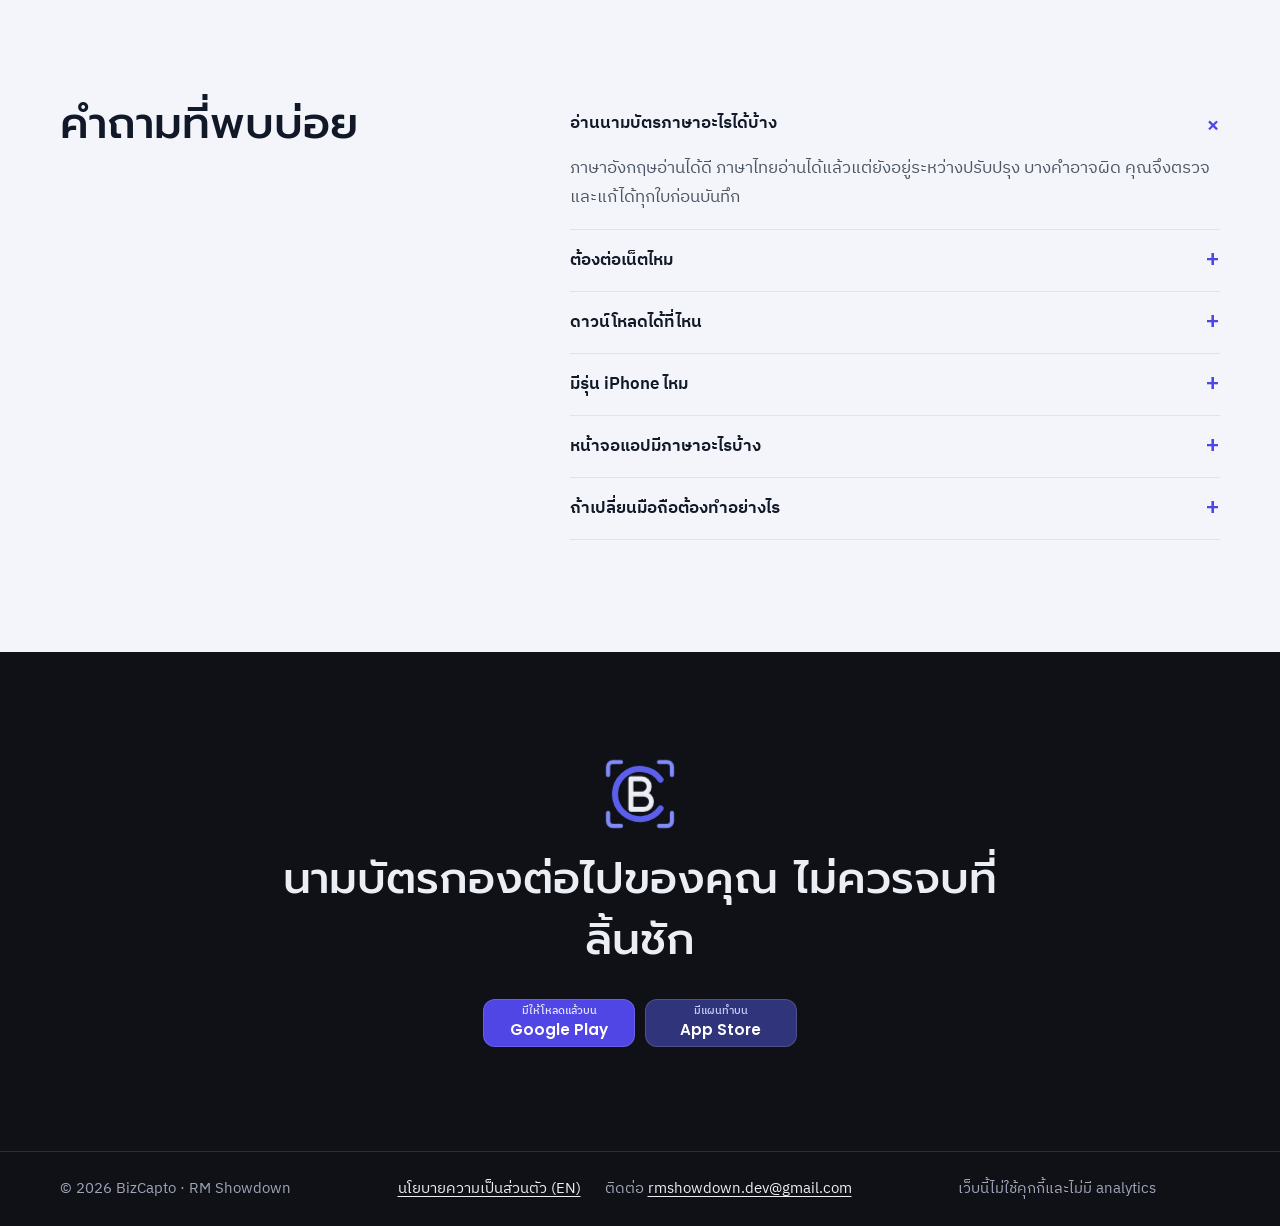
<file: th/index.html>
<!DOCTYPE html>
<!-- สร้างอัตโนมัติจาก index.html + th.js ด้วย tools/build_th.py ห้ามแก้ไฟล์นี้ตรงๆ -->
<html lang="th">
<head>
  <meta charset="utf-8">
  <meta name="viewport" content="width=device-width, initial-scale=1">
  <title>BizCapto | แอปสแกนนามบัตร เก็บรายชื่อไว้ในมือถือของคุณ</title>
  <meta name="description" content="BizCapto สแกนนามบัตรเป็นรายชื่อที่ค้นหาและจัดกลุ่มได้ ทักแชต LINE หรือ WhatsApp ได้ทันที ใช้งานได้โดยไม่ต้องต่อเน็ต ไม่ต้องสมัครบัญชี และเก็บข้อมูลไว้ในมือถือของคุณ">
  <meta name="google-site-verification" content="9E5ic6exMu49nEAiIoT-Es5bumaMfsEbR8roI2fSj4I">
  <link rel="canonical" href="https://rmshowdown.github.io/bizcapto/th/">
  <!-- หน้าเดียวกัน 2 ภาษา: บอก Google ว่าหน้าไหนภาษาอะไร (ใส่เหมือนกันทั้ง 2 หน้า) -->
  <link rel="alternate" hreflang="en" href="https://rmshowdown.github.io/bizcapto/">
  <link rel="alternate" hreflang="th" href="https://rmshowdown.github.io/bizcapto/th/">
  <link rel="alternate" hreflang="x-default" href="https://rmshowdown.github.io/bizcapto/">
  <!-- ข้อมูลให้ Google รู้ว่าหน้านี้คือแอปมือถือ -->
  <script type="application/ld+json">
  {
    "@context": "https://schema.org",
    "@type": "SoftwareApplication",
    "name": "BizCapto",
    "alternateName": "BizCapto: Business Card Scan",
    "description": "BizCapto สแกนนามบัตรเป็นรายชื่อที่ค้นหาและจัดกลุ่มได้ ทักแชต LINE หรือ WhatsApp ได้ทันที ใช้งานได้โดยไม่ต้องต่อเน็ต ไม่ต้องสมัครบัญชี และเก็บข้อมูลไว้ในมือถือของคุณ",
    "applicationCategory": "BusinessApplication",
    "operatingSystem": "Android 7.0 or newer",
    "inLanguage": "th",
    "url": "https://rmshowdown.github.io/bizcapto/th/",
    "image": "https://rmshowdown.github.io/bizcapto/img/og-image-th.png",
    "installUrl": "https://play.google.com/store/apps/details?id=com.rmshowdown.bizcapto",
    "offers": { "@type": "Offer", "price": "0", "priceCurrency": "USD", "description": "10 cards included. Unlimited cards with a one-time in-app purchase." },
    "featureList": ["Business card scanner with on-device OCR", "Auto crop and auto capture", "Organize business cards into groups", "Search, star, call, email and share contacts", "Chat on LINE or WhatsApp from a card in one tap", "Find a company on the map from its card", "Export and import Excel (.xlsx)", "Works offline, no account"],
    "publisher": { "@type": "Organization", "name": "RM Showdown", "email": "rmshowdown.dev@gmail.com" }
  }
  </script>
  <!-- คำถามที่พบบ่อยให้ Google อ่านได้: ข้อความต้องตรงกับหัวข้อ FAQ บนหน้า (หน้าไทยสร้างจาก th.js อัตโนมัติ) -->
  <script type="application/ld+json" id="faq-ld">
  {
    "@context": "https://schema.org",
    "@type": "FAQPage",
    "mainEntity": [
      {
        "@type": "Question",
        "name": "อ่านนามบัตรภาษาอะไรได้บ้าง",
        "acceptedAnswer": {
          "@type": "Answer",
          "text": "ภาษาอังกฤษอ่านได้ดี ภาษาไทยอ่านได้แล้วแต่ยังอยู่ระหว่างปรับปรุง บางคำอาจผิด คุณจึงตรวจและแก้ได้ทุกใบก่อนบันทึก"
        }
      },
      {
        "@type": "Question",
        "name": "ต้องต่อเน็ตไหม",
        "acceptedAnswer": {
          "@type": "Answer",
          "text": "ไม่ต้อง การสแกน อ่านข้อความ และบันทึกทำในมือถือทั้งหมด มีเพียงปุ่ม LinkedIn ที่เปิดเบราว์เซอร์เมื่อคุณกดเอง"
        }
      },
      {
        "@type": "Question",
        "name": "ดาวน์โหลดได้ที่ไหน",
        "acceptedAnswer": {
          "@type": "Answer",
          "text": "ดาวน์โหลดได้บน Google Play ใช้กับ Android 7.0 ขึ้นไป ลองบันทึกได้ 10 ใบก่อน ถ้าชอบค่อยซื้อครั้งเดียวเพื่อบันทึกได้ไม่จำกัด"
        }
      },
      {
        "@type": "Question",
        "name": "มีรุ่น iPhone ไหม",
        "acceptedAnswer": {
          "@type": "Answer",
          "text": "มีในแผน โดยจะเปิด Android ก่อน ส่วนรุ่น iPhone ยังพัฒนาอยู่"
        }
      },
      {
        "@type": "Question",
        "name": "หน้าจอแอปมีภาษาอะไรบ้าง",
        "acceptedAnswer": {
          "@type": "Answer",
          "text": "แอปใช้ภาษาตามที่ตั้งไว้ในมือถือ ตอนนี้มีภาษาอังกฤษและไทย และมีแผนเพิ่มภาษาอื่น ๆ"
        }
      },
      {
        "@type": "Question",
        "name": "ถ้าเปลี่ยนมือถือต้องทำอย่างไร",
        "acceptedAnswer": {
          "@type": "Answer",
          "text": "ส่งออกนามบัตรเป็นไฟล์ Excel จากเครื่องเก่า แล้วนำเข้าในเครื่องใหม่ เนื่องจากไม่มีสำเนาบนคลาวด์ จึงควรเก็บไฟล์นั้นให้ดี"
        }
      }
    ]
  }
  </script>
  <!-- ภาพและข้อความตอนแชร์ลิงก์ใน LINE, Facebook, X -->
  <meta property="og:type" content="website">
  <meta property="og:site_name" content="BizCapto">
  <meta property="og:locale" content="th_TH">
  <meta property="og:title" content="BizCapto | แอปสแกนนามบัตร เก็บรายชื่อไว้ในมือถือของคุณ">
  <meta property="og:description" content="BizCapto สแกนนามบัตรเป็นรายชื่อที่ค้นหาและจัดกลุ่มได้ ทักแชต LINE หรือ WhatsApp ได้ทันที ใช้งานได้โดยไม่ต้องต่อเน็ต ไม่ต้องสมัครบัญชี และเก็บข้อมูลไว้ในมือถือของคุณ">
  <meta property="og:url" content="https://rmshowdown.github.io/bizcapto/th/">
  <meta property="og:image" content="https://rmshowdown.github.io/bizcapto/img/og-image-th.png">
  <meta property="og:image:width" content="1024">
  <meta property="og:image:height" content="500">
  <meta property="og:image:alt" content="มือถือสแกนนามบัตรตัวอย่าง แล้ว BizCapto กรอกข้อมูลติดต่อให้">
  <meta name="twitter:card" content="summary_large_image">
  <meta name="theme-color" content="#0f1117">
  <link rel="icon" href="data:image/svg+xml,%3Csvg xmlns='http://www.w3.org/2000/svg' viewBox='0 0 100 100'%3E%3Crect width='100' height='100' rx='22' fill='%230f1117'/%3E%3Cg fill='none' stroke-linecap='round' stroke-linejoin='round' transform='translate(11 11) scale(.78)'%3E%3Cpath d='M77 31A33 33 0 1 0 77 69' stroke='%235b5fea' stroke-width='8'/%3E%3Cpath d='M8 25V14a6 6 0 0 1 6-6h11M75 8h11a6 6 0 0 1 6 6v11M92 75v11a6 6 0 0 1-6 6H75M25 92H14a6 6 0 0 1-6-6V75' stroke='%23818cf8' stroke-width='5.5'/%3E%3Cpath d='M38 30v40h17a10 10 0 0 0 0-20H38m0 0h14a10 10 0 0 0 0-20H38' stroke='%23eceef5' stroke-width='6.5'/%3E%3C/g%3E%3C/svg%3E">
  <link rel="stylesheet" href="../fonts/fonts.css">
  <link rel="stylesheet" href="../styles.css">
  <script>
    // หน้าอังกฤษ (index.html) และหน้าไทย (th/index.html) เป็นคนละหน้า
    // ปุ่ม EN / ไทย โชว์เฉพาะเครื่องที่ตั้งภาษาไทยไว้ (หรือตอนอยู่หน้าไทย)
    // เปิดหน้าอังกฤษ: ถ้าเคยกดเลือกไทย หรือยังไม่เคยเลือกแต่ภาษาแรกของเครื่องเป็นไทย ให้ไปหน้าไทย
    // (Google อ่านเว็บเป็นภาษาอังกฤษ จึงไม่ถูกพาไป และรู้จักหน้าไทยจาก hreflang ด้านบน)
    (function () {
      var root = document.documentElement;
      var saved = null;
      try { saved = localStorage.getItem('bizcapto-lang'); } catch (e) { /* เบราว์เซอร์ปิดการเก็บค่า */ }
      var langs = navigator.languages && navigator.languages.length ? navigator.languages : [navigator.language || ''];
      var isThai = function (l) { return String(l).toLowerCase().indexOf('th') === 0; };
      var thaiOk = root.lang === 'th' || Array.prototype.some.call(langs, isThai);
      if (root.lang === 'en' && (saved === 'th' || (!saved && isThai(langs[0])))) {
        location.replace('th/' + location.hash);
        return;
      }
      if (thaiOk) root.classList.add('thai-ok');
      root.classList.add('js');
    })();
  </script>
</head>
<body>
  <svg width="0" height="0" class="sprite" aria-hidden="true">
    <symbol id="logo" viewBox="0 0 100 100">
      <g fill="none" stroke-linecap="round" stroke-linejoin="round">
        <path d="M77 31A33 33 0 1 0 77 69" stroke="#5b5fea" stroke-width="8"/>
        <path d="M8 25V14a6 6 0 0 1 6-6h11M75 8h11a6 6 0 0 1 6 6v11M92 75v11a6 6 0 0 1-6 6H75M25 92H14a6 6 0 0 1-6-6V75" stroke="#818cf8" stroke-width="5.5"/>
        <path d="M38 30v40h17a10 10 0 0 0 0-20H38m0 0h14a10 10 0 0 0 0-20H38" stroke="#eceef5" stroke-width="6.5"/>
      </g>
    </symbol>
  </svg>

  <a class="skip" href="#how" data-i18n="skip">ข้ามไปที่เนื้อหา</a>

  <header class="site-header">
    <div class="wrap bar">
      <a class="brand" href="#top"><svg aria-hidden="true"><use href="#logo"/></svg>BizCapto</a>
      <nav class="nav" id="mainNav" aria-label="เมนูหลัก" data-i18n-aria="nav.label">
        <a href="#how" data-i18n="nav.how">วิธีใช้</a>
        <a href="#features" data-i18n="nav.features">ฟีเจอร์</a>
        <a href="#privacy" data-i18n="nav.privacy">ความเป็นส่วนตัว</a>
        <a href="#pricing" data-i18n="nav.pricing">ราคา</a>
        <a href="#faq" data-i18n="nav.faq">คำถามที่พบบ่อย</a>
      </nav>
      <div class="lang" role="group" aria-label="ภาษา" data-i18n-aria="lang.label" data-active="th">
        <span class="lang-thumb" aria-hidden="true"></span>
        <a href="../" hreflang="en" lang="en" data-lang="en">EN</a>
        <a href="./" hreflang="th" lang="th" data-lang="th" aria-current="page">ไทย</a>
      </div>
      <button type="button" class="menu-btn" id="menuBtn" aria-expanded="false" aria-controls="mainNav" aria-label="เมนู" data-i18n-aria="nav.menu">
        <svg viewBox="0 0 24 24" aria-hidden="true"><path class="m1" d="M4 7h16"/><path class="m2" d="M4 12h16"/><path class="m3" d="M4 17h16"/></svg>
      </button>
    </div>
    <span class="scroll-bar" aria-hidden="true"></span>
  </header>

  <main id="top">
    <section class="hero" id="hero">
      <div class="aurora" aria-hidden="true"><i></i><i></i><i></i></div>
      <div class="wrap hero-grid">
        <div class="hero-copy">
          <p class="eyebrow" data-i18n="hero.eyebrow">แอปสแกนนามบัตรแบบ<span class="hl">ออฟไลน์</span></p>
          <h1 data-i18n="hero.title">สแกนนามบัตร<br>ได้รายชื่อทันที<br><span>เก็บไว้ในมือถือคุณเท่านั้น</span></h1>
          <p class="lead" data-i18n="hero.lead">BizCapto เปลี่ยนนามบัตรกระดาษเป็นรายชื่อที่ค้นหา โทร และส่งอีเมลได้ทันที ใช้ได้แม้ไม่มีเน็ต ไม่ต้องสมัครบัญชี และไม่มีคลาวด์</p>
          <div class="actions">
            <div class="stores">
              <a class="soon" href="https://play.google.com/store/apps/details?id=com.rmshowdown.bizcapto&amp;referrer=utm_source%3Dwebsite"><small data-i18n="cta.play">มีให้โหลดแล้วบน</small><strong>Google Play</strong></a>
              <span class="soon soon-later"><small data-i18n="cta.planned">มีแผนทำบน</small><strong>App Store</strong></span>
            </div>
            <a class="btn btn-line" href="#how" data-i18n="hero.secondary">ดูวิธีใช้</a>
          </div>
        </div>

        <figure class="demo">
          <div class="bob">
          <div class="phone" id="phone" data-step="0" role="img" aria-label="ภาพจำลอง: มือถือสแกนนามบัตรตัวอย่าง แล้วกรอกข้อมูลลงช่องให้" data-i18n-aria="demo.alt">
            <div class="screen" aria-hidden="true">
              <span class="flash"></span>
              <div class="cam">
                <p class="cam-hint" data-i18n="demo.hint">วางนามบัตรให้อยู่ในกรอบ</p>
                <div class="cam-target">
                  <div class="bizcard" id="bizcard">
                    <span class="cl cl-name" data-card="headline">Maya Collins (May)</span>
                    <span class="cl cl-title" data-card="title">Product Designer</span>
                    <span class="cl cl-co" data-card="company">Harbor Lane Studio</span>
                    <span class="cl cl-tel" data-card="phone">+1 555 0100</span>
                    <span class="cl cl-mail" data-card="email">maya@example.com</span>
                  </div>
                  <span class="scanline"></span>
                  <i></i><i></i><i></i><i></i>
                </div>
                <span class="shutter"></span>
              </div>
              <div class="review">
                <p class="review-title" data-i18n="demo.review">ตรวจข้อมูลนามบัตร</p>
                <dl>
                  <div style="--i:0"><dt data-i18n="demo.name">ชื่อ</dt><dd data-field="name">Maya Collins</dd></div>
                  <div style="--i:1"><dt data-i18n="demo.nick">ชื่อเล่น</dt><dd data-field="nickname">May</dd></div>
                  <div style="--i:2"><dt data-i18n="demo.jobtitle">ตำแหน่ง</dt><dd data-field="title">Product Designer</dd></div>
                  <div style="--i:3"><dt data-i18n="demo.company">บริษัท</dt><dd data-field="company">Harbor Lane Studio</dd></div>
                  <div style="--i:4"><dt data-i18n="demo.phone">เบอร์โทร</dt><dd data-field="phone">+1 555 0100</dd></div>
                  <div style="--i:5"><dt data-i18n="demo.email">อีเมล</dt><dd data-field="email">maya@example.com</dd></div>
                </dl>
                <span class="save" data-i18n="demo.save">บันทึก</span>
                <span class="saved" data-i18n="demo.saved">บันทึกไว้ในมือถือแล้ว</span>
              </div>
            </div>
          </div>
          </div>
          <figcaption>
            <span data-i18n="demo.caption">ภาพจำลอง ใช้นามบัตรตัวอย่างที่สมมติขึ้น</span>
            <button type="button" class="replay" id="demoToggle" data-paused="false"><span class="when-playing" data-i18n="demo.pause">หยุด</span><span class="when-paused" data-i18n="demo.play">เล่น</span></button>
          </figcaption>
        </figure>
      </div>
    </section>

    <div class="belt" id="belt" aria-hidden="true">
      <div class="belt-track" id="beltTrack"></div>
    </div>

    <section id="how" class="section how">
      <div class="wrap">
        <h2 data-i18n="how.title">แค่ 3 ขั้นตอน เร็วพอ ๆ กับการจับมือทักทาย</h2>
        <div class="steps-wrap" id="steps">
        <span class="steps-line" aria-hidden="true"><i></i></span>
        <ol class="steps">
          <li>
            <span class="num">1</span>
            <h3 data-i18n="how.1.title">เล็งกล้อง</h3>
            <p data-i18n="how.1.text">วางนามบัตรให้อยู่ในกรอบ หรือเลือกรูปจากแกลเลอรี ถ้าที่มืดก็เปิดไฟฉายได้</p>
          </li>
          <li>
            <span class="num">2</span>
            <h3 data-i18n="how.2.title">แอปอ่านให้</h3>
            <p data-i18n="how.2.text">แอปอ่านข้อความในมือถือของคุณ แล้วแยกเป็นชื่อ ตำแหน่ง บริษัท เบอร์โทร และอีเมล</p>
          </li>
          <li>
            <span class="num">3</span>
            <h3 data-i18n="how.3.title">ตรวจแล้วบันทึก</h3>
            <p data-i18n="how.3.text">แก้จุดที่อ่านไม่ตรงได้ก่อนบันทึก และดูข้อความต้นฉบับที่สแกนได้ควบคู่กัน</p>
          </li>
        </ol>
        </div>
      </div>
    </section>

    <section id="screens" class="section screens">
      <div class="wrap">
        <h2 data-i18n="screens.title">หน้าตาแอปจริง</h2>
        <p class="lead" data-i18n="screens.lead">ภาพหน้าจอจริงจากแอป รายชื่อทั้งหมดเป็นข้อมูลสมมติ</p>
        <div class="shots">
          <figure class="shot">
            <img src="../img/screen-cards.webp" width="857" height="1785" loading="lazy" decoding="async" alt="หน้ารายการนามบัตร มีช่องค้นหา ตัวกรองติดดาวและกลุ่ม และปุ่ม LinkedIn, WhatsApp, แผนที่ และแชร์บนการ์ดแต่ละใบ" data-i18n-alt="หน้ารายการนามบัตร มีช่องค้นหา ตัวกรองติดดาวและกลุ่ม และปุ่ม LinkedIn, WhatsApp, แผนที่ และแชร์บนการ์ดแต่ละใบ">
            <figcaption>
              <h3 data-i18n="screens.1.title">นามบัตรทั้งหมดอยู่ในที่เดียว</h3>
              <p data-i18n="screens.1.text">ค้นหา ติดดาว จัดกลุ่ม เรียงลำดับ แล้วโทร ส่งอีเมล หรือทักแชตได้ทันที</p>
            </figcaption>
          </figure>
          <figure class="shot">
            <img src="../img/screen-review.webp" width="857" height="1785" loading="lazy" decoding="async" alt="หน้าตรวจข้อมูล (Check details) มีช่องข้อมูลติดต่อ และกลุ่มที่แนะนำให้เลือก" data-i18n-alt="หน้าตรวจข้อมูล (Check details) มีช่องข้อมูลติดต่อ และกลุ่มที่แนะนำให้เลือก">
            <figcaption>
              <h3 data-i18n="screens.2.title">ตรวจก่อนบันทึก</h3>
              <p data-i18n="screens.2.text">แก้ได้ทุกช่อง แตะบรรทัดที่สแกนได้เพื่อใส่ลงช่อง และเลือกกลุ่มได้เลย</p>
            </figcaption>
          </figure>
          <figure class="shot">
            <img src="../img/screen-privacy.webp" width="857" height="1785" loading="lazy" decoding="async" alt="หน้าตั้งค่า มีจำนวนนามบัตร ปุ่มส่งออกและนำเข้า Excel และเลือกได้ว่าจะโชว์ไอคอนไหนบนการ์ด" data-i18n-alt="หน้าตั้งค่า มีจำนวนนามบัตร ปุ่มส่งออกและนำเข้า Excel และเลือกได้ว่าจะโชว์ไอคอนไหนบนการ์ด">
            <figcaption>
              <h3 data-i18n="screens.3.title">อยู่ในมือถือคุณเท่านั้น</h3>
              <p data-i18n="screens.3.text">ส่งออกเป็น Excel เมื่ออยากเก็บสำรอง ไม่ต้องมีบัญชี ไม่มีคลาวด์</p>
            </figcaption>
          </figure>
        </div>
      </div>
    </section>

    <section id="features" class="section features">
      <div class="wrap">
        <h2 data-i18n="feat.title">นามบัตรทั้งกองที่หยิบมาใช้ได้จริง</h2>
        <div class="bento">
          <article class="tile tile-search">
            <h3 data-i18n="feat.search.title">หาใครก็เจอในไม่กี่วินาที</h3>
            <p data-i18n="feat.search.text">ค้นจากชื่อ ชื่อเล่น ตำแหน่ง บริษัท เบอร์โทร หรืออีเมล เรียงได้ทั้งล่าสุด ตามตัวอักษร หรือเก่าไปใหม่ ลองพิมพ์ดูได้เลย</p>
            <div class="search-demo">
              <label class="sr-only" for="q" data-i18n="feat.search.label">ค้นหานามบัตรตัวอย่าง</label>
              <input id="q" type="search" autocomplete="off" placeholder="ค้นหานามบัตร" data-i18n-placeholder="ค้นหานามบัตร">
              <!-- data-find = ข้อความที่ค้นได้, data-phone = เบอร์ (ค้นด้วยตัวเลขอย่างน้อย 3 ตัว เหมือนในแอป) -->
              <ul id="people">
                <li data-find="maya collins may product designer harbor lane studio maya@example.com" data-phone="+1 555 0100"><b>Maya Collins</b><span class="co">Harbor Lane Studio</span><span class="ph">+1 555 0100</span></li>
                <li data-find="daniel brooks dan head baker river bakery daniel@example.com" data-phone="+1 555 0101"><b>Daniel Brooks</b><span class="co">River Bakery</span><span class="ph">+1 555 0101</span></li>
                <li data-find="lena fischer len operations lead blue door logistics lena@example.com" data-phone="+1 555 0102"><b>Lena Fischer</b><span class="co">Blue Door Logistics</span><span class="ph">+1 555 0102</span></li>
                <li data-find="omar haddad omi clinic manager northpoint clinic omar@example.com" data-phone="+1 555 0103"><b>Omar Haddad</b><span class="co">Northpoint Clinic</span><span class="ph">+1 555 0103</span></li>
              </ul>
              <p class="none" id="none" hidden data-i18n="feat.search.none">ไม่พบนามบัตรตัวอย่างที่ตรงกัน</p>
            </div>
          </article>

          <article class="tile tile-excel">
            <h3 data-i18n="feat.excel.title">ข้อมูลของคุณ เปิดใน Excel ได้</h3>
            <p data-i18n="feat.excel.text">ส่งออกนามบัตรทั้งหมดเป็นไฟล์ .xlsx และนำกลับเข้ามาได้ ใช้ย้ายไปมือถือเครื่องใหม่ได้ด้วย</p>
            <!-- แผ่น Excel ตัวอย่าง: หัวคอลัมน์ตรงกับไฟล์ที่แอปส่งออกจริง ภาพเคลื่อนไหวอยู่ใน script.js หัวข้อ "แผ่น Excel" -->
            <div class="xl" id="xl" role="img" aria-label="ตัวอย่างไฟล์ Excel ที่ส่งออก มีคอลัมน์ Name, Nickname, Job Title, Company, Phone และ Email" data-i18n-aria="feat.excel.alt">
              <div class="xl-bar" aria-hidden="true">
                <svg viewBox="0 0 16 16"><rect x="1.5" y="1.5" width="13" height="13" rx="2"/><path d="M1.5 6h13M1.5 10.5h13M6 6v8.5M10.5 6v8.5"/></svg>
                <span>contacts.xlsx</span>
              </div>
              <div class="xl-view" id="xlView" aria-hidden="true">
                <div class="xl-tilt" id="xlTilt">
                  <div class="xl-stage" id="xlStage">
                    <table class="xl-grid">
                  <tr class="xl-letters"><th class="xl-corner"></th><th>A</th><th>B</th><th>C</th><th>D</th><th>E</th><th>F</th></tr>
                  <tr class="xl-head"><th class="xl-num">1</th><th>Name</th><th>Nickname</th><th>Job Title</th><th>Company</th><th>Phone</th><th>Email</th></tr>
                  <tr><th class="xl-num">2</th><td>Maya Collins</td><td>May</td><td>Product Designer</td><td>Harbor Lane Studio</td><td>+1 555 0100</td><td>maya@example.com</td></tr>
                  <tr><th class="xl-num">3</th><td>Daniel Brooks</td><td>Dan</td><td>Head Baker</td><td>River Bakery</td><td>+1 555 0101</td><td>daniel@example.com</td></tr>
                  <tr><th class="xl-num">4</th><td>Lena Fischer</td><td>Len</td><td>Operations Lead</td><td>Blue Door Logistics</td><td>+1 555 0102</td><td>lena@example.com</td></tr>
                  <tr><th class="xl-num">5</th><td>Omar Haddad</td><td>Omi</td><td>Clinic Manager</td><td>Northpoint Clinic</td><td>+1 555 0103</td><td>omar@example.com</td></tr>
                    </table>
                    <span class="xl-hl" id="xlHl"></span>
                  </div>
                </div>
              </div>
              <div class="xl-foot" aria-hidden="true">
                <span class="xl-chip" id="xlChip">A · Name</span>
                <span class="xl-all" id="xlAll" data-i18n="feat.excel.all">ครบ 6 คอลัมน์ ทุกใบ</span>
                <span class="xl-hint" data-i18n="feat.excel.hint">ปัดเพื่อดูทั้งแผ่น</span>
              </div>
            </div>
          </article>

          <article class="tile">
            <svg class="ico ico-call" viewBox="0 0 24 24" aria-hidden="true"><path d="M6 3h4l2 6-3 2a13 13 0 0 0 6 6l2-3 6 2v4a2 2 0 0 1-2 2A18 18 0 0 1 4 5a2 2 0 0 1 2-2Z"/></svg>
            <h3 data-i18n="feat.act.title">โทร อีเมล หรือทักแชตได้ทันที</h3>
            <p data-i18n="feat.act.text">โทร ส่งอีเมล ทักแชต LINE หรือ WhatsApp ค้นหาชื่อใน LinkedIn หรือเปิดแผนที่หาบริษัท ได้จากหน้านามบัตรเลย</p>
          </article>
          <article class="tile">
            <svg class="ico ico-share" viewBox="0 0 24 24" aria-hidden="true"><path d="M22 2 11 13M22 2l-7 20-4-9-9-4Z"/></svg>
            <h3 data-i18n="feat.share.title">แชร์เข้า LINE และแอปอื่น</h3>
            <p data-i18n="feat.share.text">ส่งนามบัตรเป็นข้อความผ่านเมนูแชร์ของมือถือ</p>
          </article>
          <article class="tile">
            <svg class="ico ico-dup" viewBox="0 0 24 24" aria-hidden="true"><rect class="dup-a" x="3" y="3" width="13" height="13" rx="3"/><rect class="dup-b" x="8" y="8" width="13" height="13" rx="3"/></svg>
            <h3 data-i18n="feat.dup.title">ไม่บันทึกซ้ำ</h3>
            <p data-i18n="feat.dup.text">แอปเตือนเมื่อเบอร์โทรหรืออีเมลนั้นมีอยู่แล้ว</p>
          </article>
          <article class="tile">
            <svg class="ico ico-star" viewBox="0 0 24 24" aria-hidden="true"><path d="m12 2 3.1 6.3 6.9 1-5 4.9 1.2 6.8-6.2-3.2-6.2 3.2 1.2-6.8-5-4.9 6.9-1Z"/></svg>
            <h3 data-i18n="feat.star.title">ติดดาว จัดกลุ่ม และโหมดมืด</h3>
            <p data-i18n="feat.star.text">ติดดาวคนสำคัญ แยกนามบัตรเป็นกลุ่ม เช่น ลูกค้า หรือซัพพลายเออร์ แล้วเลือกดูทีละกลุ่มได้ รองรับโหมดสว่าง มืด และตามระบบ</p>
          </article>
        </div>
      </div>
    </section>

    <section id="privacy" class="section privacy">
      <div class="priv-frame" aria-hidden="true"><i></i><i></i><i></i><i></i></div>
      <div class="wrap privacy-grid">
        <div>
          <h2 data-i18n="priv.title">นามบัตรคือข้อมูลส่วนตัวของคนอื่น เราจึงดูแลอย่างระมัดระวัง</h2>
          <p class="lead" data-i18n="priv.lead">แอปไม่มีสิทธิ์ใช้อินเทอร์เน็ต ข้อมูลนามบัตรจึงอยู่ในมือถือคุณเท่านั้น จนกว่าคุณจะส่งออกหรือแชร์เอง</p>
          <a class="text-link" href="../privacy.html" data-i18n="priv.more">อ่านนโยบายความเป็นส่วนตัวฉบับเต็ม (ภาษาอังกฤษ)</a>
        </div>
        <ul class="checks">
          <li data-i18n="priv.1">ไม่ต้องสมัครบัญชีหรือล็อกอิน</li>
          <li data-i18n="priv.2">ไม่มีการซิงก์ขึ้นคลาวด์ และไม่มี analytics</li>
          <li data-i18n="priv.3">ขอสิทธิ์ใช้กล้องอย่างเดียว</li>
          <li data-i18n="priv.4">รูปที่ถ่ายในแอปถูกลบเมื่อบันทึกหรือออกจากหน้าตรวจข้อมูล</li>
          <li data-i18n="priv.5">ไม่ถูกสำรองขึ้นคลาวด์อัตโนมัติของ Android</li>
        </ul>
      </div>
    </section>

    <section id="pricing" class="section pricing">
      <div class="wrap">
        <h2 data-i18n="price.title">จ่ายครั้งเดียว ไม่มีรายเดือน</h2>
        <div class="plans">
          <article class="plan">
            <h3 data-i18n="price.free.title">ลองใช้ฟรี</h3>
            <p class="amount" data-i18n="price.free.amount">10 ใบ</p>
            <p data-i18n="price.free.text">สแกนและบันทึกได้ 10 ใบ ใช้ได้ทุกฟีเจอร์</p>
          </article>
          <article class="plan plan-main">
            <h3 data-i18n="price.paid.title">ปลดล็อกถาวร</h3>
            <p class="amount" data-i18n="price.paid.amount">269 บาท</p>
            <p data-i18n="price.paid.text">ซื้อครั้งเดียวในแอป บันทึกนามบัตรได้ไม่จำกัด ไม่ต้องต่ออายุ</p>
          </article>
        </div>
        <p class="fine" data-i18n="price.note">นามบัตรที่บันทึกแล้วยังดูและส่งออกได้เสมอ</p>
      </div>
    </section>

    <section id="faq" class="section faq">
      <div class="wrap faq-grid">
        <h2 data-i18n="faq.title">คำถามที่พบบ่อย</h2>
        <div class="qa">
          <details open>
            <summary data-i18n="faq.1.q">อ่านนามบัตรภาษาอะไรได้บ้าง</summary>
            <p data-i18n="faq.1.a">ภาษาอังกฤษอ่านได้ดี ภาษาไทยอ่านได้แล้วแต่ยังอยู่ระหว่างปรับปรุง บางคำอาจผิด คุณจึงตรวจและแก้ได้ทุกใบก่อนบันทึก</p>
          </details>
          <details>
            <summary data-i18n="faq.2.q">ต้องต่อเน็ตไหม</summary>
            <p data-i18n="faq.2.a">ไม่ต้อง การสแกน อ่านข้อความ และบันทึกทำในมือถือทั้งหมด มีเพียงปุ่ม LinkedIn ที่เปิดเบราว์เซอร์เมื่อคุณกดเอง</p>
          </details>
          <details>
            <summary data-i18n="faq.3.q">ดาวน์โหลดได้ที่ไหน</summary>
            <p data-i18n="faq.3.a">ดาวน์โหลดได้บน <a href="https://play.google.com/store/apps/details?id=com.rmshowdown.bizcapto&amp;referrer=utm_source%3Dwebsite">Google Play</a> ใช้กับ Android 7.0 ขึ้นไป ลองบันทึกได้ 10 ใบก่อน ถ้าชอบค่อยซื้อครั้งเดียวเพื่อบันทึกได้ไม่จำกัด</p>
          </details>
          <details>
            <summary data-i18n="faq.4.q">มีรุ่น iPhone ไหม</summary>
            <p data-i18n="faq.4.a">มีในแผน โดยจะเปิด Android ก่อน ส่วนรุ่น iPhone ยังพัฒนาอยู่</p>
          </details>
          <details>
            <summary data-i18n="faq.5.q">หน้าจอแอปมีภาษาอะไรบ้าง</summary>
            <p data-i18n="faq.5.a">แอปใช้ภาษาตามที่ตั้งไว้ในมือถือ ตอนนี้มีภาษาอังกฤษและไทย และมีแผนเพิ่มภาษาอื่น ๆ</p>
          </details>
          <details>
            <summary data-i18n="faq.6.q">ถ้าเปลี่ยนมือถือต้องทำอย่างไร</summary>
            <p data-i18n="faq.6.a">ส่งออกนามบัตรเป็นไฟล์ Excel จากเครื่องเก่า แล้วนำเข้าในเครื่องใหม่ เนื่องจากไม่มีสำเนาบนคลาวด์ จึงควรเก็บไฟล์นั้นให้ดี</p>
          </details>
        </div>
      </div>
    </section>

    <section class="closing">
      <div class="wrap">
        <svg class="closing-logo" viewBox="0 0 100 100" aria-hidden="true">
          <g fill="none" stroke-linecap="round" stroke-linejoin="round">
            <path pathLength="1" d="M8 25V14a6 6 0 0 1 6-6h11M75 8h11a6 6 0 0 1 6 6v11M92 75v11a6 6 0 0 1-6 6H75M25 92H14a6 6 0 0 1-6-6V75" stroke="#818cf8" stroke-width="5.5"/>
            <path pathLength="1" d="M77 31A33 33 0 1 0 77 69" stroke="#5b5fea" stroke-width="8"/>
            <path pathLength="1" d="M38 30v40h17a10 10 0 0 0 0-20H38m0 0h14a10 10 0 0 0 0-20H38" stroke="#eceef5" stroke-width="6.5"/>
          </g>
        </svg>
        <h2 data-i18n="close.title">นามบัตรกองต่อไปของคุณ ไม่ควรจบที่ลิ้นชัก</h2>
        <div class="stores">
              <a class="soon" href="https://play.google.com/store/apps/details?id=com.rmshowdown.bizcapto&amp;referrer=utm_source%3Dwebsite"><small data-i18n="cta.play">มีให้โหลดแล้วบน</small><strong>Google Play</strong></a>
              <span class="soon soon-later"><small data-i18n="cta.planned">มีแผนทำบน</small><strong>App Store</strong></span>
            </div>
      </div>
    </section>
  </main>

  <footer class="site-footer">
    <div class="wrap foot">
      <span>© 2026 BizCapto · RM Showdown</span>
      <span class="foot-links">
        <a href="../privacy.html" data-i18n="foot.privacy">นโยบายความเป็นส่วนตัว (EN)</a>
        <span><span data-i18n="foot.contact">ติดต่อ</span> <a href="mailto:rmshowdown.dev@gmail.com">rmshowdown.dev@gmail.com</a></span>
      </span>
      <span data-i18n="foot.note">เว็บนี้ไม่ใช้คุกกี้และไม่มี analytics</span>
    </div>
  </footer>

  <button type="button" class="to-top" id="toTop" aria-label="กลับขึ้นด้านบน" data-i18n-aria="top.label">
    <svg viewBox="0 0 24 24" aria-hidden="true"><path d="M12 19V5M5 12l7-7 7 7"/></svg>
  </button>

  <script src="../script.js"></script>
</body>
</html>
</file>
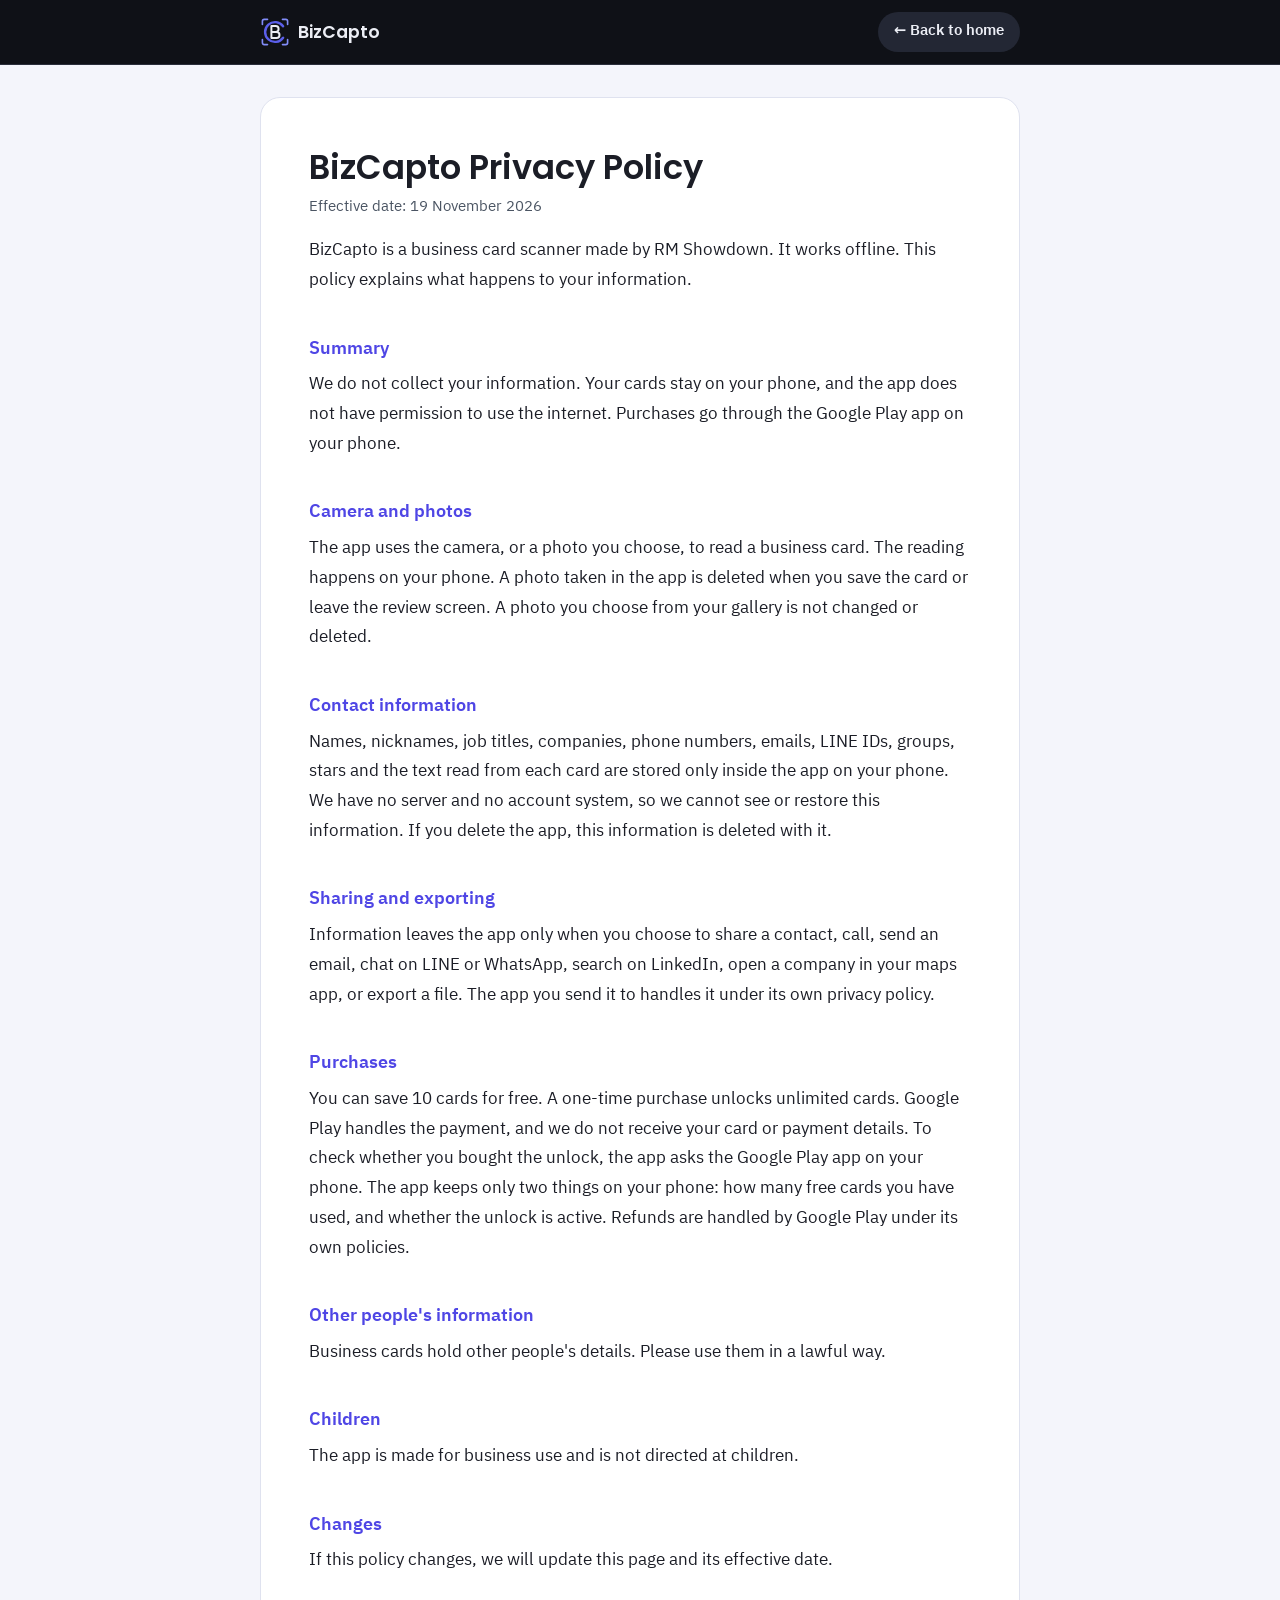
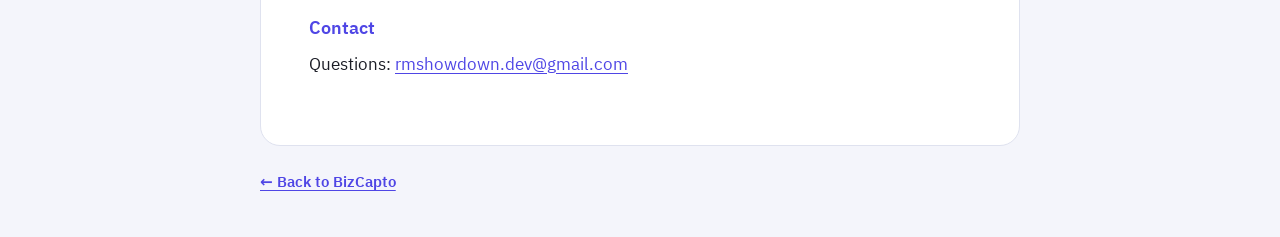
<file: privacy.html>
<!DOCTYPE html>
<html lang="en">
<head>
<meta charset="utf-8">
<meta name="viewport" content="width=device-width, initial-scale=1">
<title>BizCapto Privacy Policy</title>
<meta name="description" content="How BizCapto, the offline business card scanner, handles your information. Your cards stay on your phone.">
<link rel="canonical" href="https://rmshowdown.github.io/bizcapto/privacy.html">
<meta name="theme-color" content="#0f1117">
<link rel="icon" href="data:image/svg+xml,%3Csvg xmlns='http://www.w3.org/2000/svg' viewBox='0 0 100 100'%3E%3Crect width='100' height='100' rx='22' fill='%230f1117'/%3E%3Cg fill='none' stroke-linecap='round' stroke-linejoin='round' transform='translate(11 11) scale(.78)'%3E%3Cpath d='M77 31A33 33 0 1 0 77 69' stroke='%235b5fea' stroke-width='8'/%3E%3Cpath d='M8 25V14a6 6 0 0 1 6-6h11M75 8h11a6 6 0 0 1 6 6v11M92 75v11a6 6 0 0 1-6 6H75M25 92H14a6 6 0 0 1-6-6V75' stroke='%23818cf8' stroke-width='5.5'/%3E%3Cpath d='M38 30v40h17a10 10 0 0 0 0-20H38m0 0h14a10 10 0 0 0 0-20H38' stroke='%23eceef5' stroke-width='6.5'/%3E%3C/g%3E%3C/svg%3E">
<link rel="stylesheet" href="fonts/fonts.css">
<style>
  /* สีตามชุด Midnight Indigo เหมือนหน้าหลัก */
  :root { --bg: #0f1117; --text: #eceef5; --muted: #a0a6b8; --indigo: #818cf8; --indigo-ink: #4f46e5; --paper: #f4f5fb; --line: #dfe2ef; --ink: #1b1d26; --ink-muted: #4b5563; }
  * { box-sizing: border-box; }
  html { scroll-behavior: smooth; }
  body { margin: 0; background: var(--paper); color: var(--ink); font: 400 1.0625rem/1.75 "IBM Plex Sans Thai", "Noto Sans Thai", "Leelawadee UI", system-ui, sans-serif; }
  a { color: var(--indigo-ink); text-underline-offset: 3px; }
  :focus-visible { outline: 3px solid #fbbf24; outline-offset: 3px; border-radius: 6px; }
  .bar { position: sticky; top: 0; z-index: 10; background: var(--bg); border-bottom: 1px solid #2a2e3b; }
  .bar-in { width: min(760px, 100% - 32px); height: 64px; margin: 0 auto; display: flex; align-items: center; justify-content: space-between; gap: 1rem; }
  .brand { display: inline-flex; align-items: center; gap: .5rem; color: var(--text); text-decoration: none; font: 600 1.1rem "Poppins", sans-serif; }
  .brand svg { width: 30px; height: 30px; flex: none; }
  .back { min-height: 40px; display: grid; place-items: center; padding: 0 1rem; border-radius: 999px; background: #232734; color: var(--text); font-size: .92rem; font-weight: 600; text-decoration: none; }
  .back:hover { background: var(--indigo); color: var(--bg); }
  main { width: min(760px, 100% - 32px); margin: 2rem auto 0; padding: clamp(1.5rem, 5vw, 3rem); background: #fff; border: 1px solid var(--line); border-radius: 20px; }
  h1 { margin: 0 0 .3rem; font: 600 clamp(1.6rem, 4vw, 2.1rem)/1.3 "Poppins", "Prompt", sans-serif; color: var(--ink); }
  h1 + p { margin-top: 0; color: var(--ink-muted); font-size: .95rem; }
  h2 { margin: 2em 0 .3em; font-size: 1.15rem; font-weight: 600; color: var(--indigo-ink); }
  p { margin: 0 0 1em; }
  footer { width: min(760px, 100% - 32px); margin: 0 auto; padding: 1.5rem 0 2.5rem; display: flex; flex-wrap: wrap; gap: .5rem 1.5rem; color: var(--ink-muted); font-size: .95rem; }
  footer a { font-weight: 600; }
</style>
</head>
<body>
<header class="bar">
  <div class="bar-in">
    <a class="brand" href="index.html" aria-label="BizCapto home">
      <svg viewBox="0 0 100 100" aria-hidden="true"><g fill="none" stroke-linecap="round" stroke-linejoin="round"><path d="M77 31A33 33 0 1 0 77 69" stroke="#5b5fea" stroke-width="8"/><path d="M8 25V14a6 6 0 0 1 6-6h11M75 8h11a6 6 0 0 1 6 6v11M92 75v11a6 6 0 0 1-6 6H75M25 92H14a6 6 0 0 1-6-6V75" stroke="#818cf8" stroke-width="5.5"/><path d="M38 30v40h17a10 10 0 0 0 0-20H38m0 0h14a10 10 0 0 0 0-20H38" stroke="#eceef5" stroke-width="6.5"/></g></svg>
      BizCapto
    </a>
    <a class="back" href="index.html">← Back to home</a>
  </div>
</header>

<main>
<h1>BizCapto Privacy Policy</h1>
<p>Effective date: 19 November 2026</p>
<p>BizCapto is a business card scanner made by RM Showdown. It works offline. This policy explains what happens to your information.</p>

<h2>Summary</h2>
<p>We do not collect your information. Your cards stay on your phone, and the app does not have permission to use the internet. Purchases go through the Google Play app on your phone.</p>

<h2>Camera and photos</h2>
<p>The app uses the camera, or a photo you choose, to read a business card. The reading happens on your phone. A photo taken in the app is deleted when you save the card or leave the review screen. A photo you choose from your gallery is not changed or deleted.</p>

<h2>Contact information</h2>
<p>Names, nicknames, job titles, companies, phone numbers, emails, LINE IDs, groups, stars and the text read from each card are stored only inside the app on your phone. We have no server and no account system, so we cannot see or restore this information. If you delete the app, this information is deleted with it.</p>

<h2>Sharing and exporting</h2>
<p>Information leaves the app only when you choose to share a contact, call, send an email, chat on LINE or WhatsApp, search on LinkedIn, open a company in your maps app, or export a file. The app you send it to handles it under its own privacy policy.</p>

<h2>Purchases</h2>
<p>You can save 10 cards for free. A one-time purchase unlocks unlimited cards. Google Play handles the payment, and we do not receive your card or payment details. To check whether you bought the unlock, the app asks the Google Play app on your phone. The app keeps only two things on your phone: how many free cards you have used, and whether the unlock is active. Refunds are handled by Google Play under its own policies.</p>

<h2>Other people's information</h2>
<p>Business cards hold other people's details. Please use them in a lawful way.</p>

<h2>Children</h2>
<p>The app is made for business use and is not directed at children.</p>

<h2>Changes</h2>
<p>If this policy changes, we will update this page and its effective date.</p>

<h2>Contact</h2>
<p>Questions: <a href="mailto:rmshowdown.dev@gmail.com">rmshowdown.dev@gmail.com</a></p>

</main>

<footer>
  <a href="index.html">← Back to BizCapto</a>
</footer>
</body>
</html>
</file>
<file: fonts/fonts.css>
/* Fonts hosted on this site, so loading a page sends no request to Google.
   Files are Google Fonts' full Thai and Latin subsets (SIL Open Font License 1.1). */

/* IBM Plex Sans Thai 400 · thai */
@font-face {
  font-family: 'IBM Plex Sans Thai';
  font-style: normal;
  font-weight: 400;
  font-display: swap;
  src: url(ibm-plex-sans-thai-400-thai.woff2) format('woff2');
  unicode-range: U+02D7, U+0303, U+0331, U+0E01-0E5B, U+200C-200D, U+25CC;
}
/* IBM Plex Sans Thai 400 · latin-ext */
@font-face {
  font-family: 'IBM Plex Sans Thai';
  font-style: normal;
  font-weight: 400;
  font-display: swap;
  src: url(ibm-plex-sans-thai-400-latin-ext.woff2) format('woff2');
  unicode-range: U+0100-02BA, U+02BD-02C5, U+02C7-02CC, U+02CE-02D7, U+02DD-02FF, U+0304, U+0308, U+0329, U+1D00-1DBF, U+1E00-1E9F, U+1EF2-1EFF, U+2020, U+20A0-20AB, U+20AD-20C4, U+2113, U+2C60-2C7F, U+A720-A7FF;
}
/* IBM Plex Sans Thai 400 · latin */
@font-face {
  font-family: 'IBM Plex Sans Thai';
  font-style: normal;
  font-weight: 400;
  font-display: swap;
  src: url(ibm-plex-sans-thai-400-latin.woff2) format('woff2');
  unicode-range: U+0000-00FF, U+0131, U+0152-0153, U+02BB-02BC, U+02C6, U+02DA, U+02DC, U+0304, U+0308, U+0329, U+2000-206F, U+20AC, U+2122, U+2191, U+2193, U+2212, U+2215, U+FEFF, U+FFFD;
}
/* IBM Plex Sans Thai 500 · thai */
@font-face {
  font-family: 'IBM Plex Sans Thai';
  font-style: normal;
  font-weight: 500;
  font-display: swap;
  src: url(ibm-plex-sans-thai-500-thai.woff2) format('woff2');
  unicode-range: U+02D7, U+0303, U+0331, U+0E01-0E5B, U+200C-200D, U+25CC;
}
/* IBM Plex Sans Thai 500 · latin-ext */
@font-face {
  font-family: 'IBM Plex Sans Thai';
  font-style: normal;
  font-weight: 500;
  font-display: swap;
  src: url(ibm-plex-sans-thai-500-latin-ext.woff2) format('woff2');
  unicode-range: U+0100-02BA, U+02BD-02C5, U+02C7-02CC, U+02CE-02D7, U+02DD-02FF, U+0304, U+0308, U+0329, U+1D00-1DBF, U+1E00-1E9F, U+1EF2-1EFF, U+2020, U+20A0-20AB, U+20AD-20C4, U+2113, U+2C60-2C7F, U+A720-A7FF;
}
/* IBM Plex Sans Thai 500 · latin */
@font-face {
  font-family: 'IBM Plex Sans Thai';
  font-style: normal;
  font-weight: 500;
  font-display: swap;
  src: url(ibm-plex-sans-thai-500-latin.woff2) format('woff2');
  unicode-range: U+0000-00FF, U+0131, U+0152-0153, U+02BB-02BC, U+02C6, U+02DA, U+02DC, U+0304, U+0308, U+0329, U+2000-206F, U+20AC, U+2122, U+2191, U+2193, U+2212, U+2215, U+FEFF, U+FFFD;
}
/* IBM Plex Sans Thai 600 · thai */
@font-face {
  font-family: 'IBM Plex Sans Thai';
  font-style: normal;
  font-weight: 600;
  font-display: swap;
  src: url(ibm-plex-sans-thai-600-thai.woff2) format('woff2');
  unicode-range: U+02D7, U+0303, U+0331, U+0E01-0E5B, U+200C-200D, U+25CC;
}
/* IBM Plex Sans Thai 600 · latin-ext */
@font-face {
  font-family: 'IBM Plex Sans Thai';
  font-style: normal;
  font-weight: 600;
  font-display: swap;
  src: url(ibm-plex-sans-thai-600-latin-ext.woff2) format('woff2');
  unicode-range: U+0100-02BA, U+02BD-02C5, U+02C7-02CC, U+02CE-02D7, U+02DD-02FF, U+0304, U+0308, U+0329, U+1D00-1DBF, U+1E00-1E9F, U+1EF2-1EFF, U+2020, U+20A0-20AB, U+20AD-20C4, U+2113, U+2C60-2C7F, U+A720-A7FF;
}
/* IBM Plex Sans Thai 600 · latin */
@font-face {
  font-family: 'IBM Plex Sans Thai';
  font-style: normal;
  font-weight: 600;
  font-display: swap;
  src: url(ibm-plex-sans-thai-600-latin.woff2) format('woff2');
  unicode-range: U+0000-00FF, U+0131, U+0152-0153, U+02BB-02BC, U+02C6, U+02DA, U+02DC, U+0304, U+0308, U+0329, U+2000-206F, U+20AC, U+2122, U+2191, U+2193, U+2212, U+2215, U+FEFF, U+FFFD;
}
/* Poppins 500 · latin-ext */
@font-face {
  font-family: 'Poppins';
  font-style: normal;
  font-weight: 500;
  font-display: swap;
  src: url(poppins-500-latin-ext.woff2) format('woff2');
  unicode-range: U+0100-02BA, U+02BD-02C5, U+02C7-02CC, U+02CE-02D7, U+02DD-02FF, U+0304, U+0308, U+0329, U+1D00-1DBF, U+1E00-1E9F, U+1EF2-1EFF, U+2020, U+20A0-20AB, U+20AD-20C4, U+2113, U+2C60-2C7F, U+A720-A7FF;
}
/* Poppins 500 · latin */
@font-face {
  font-family: 'Poppins';
  font-style: normal;
  font-weight: 500;
  font-display: swap;
  src: url(poppins-500-latin.woff2) format('woff2');
  unicode-range: U+0000-00FF, U+0131, U+0152-0153, U+02BB-02BC, U+02C6, U+02DA, U+02DC, U+0304, U+0308, U+0329, U+2000-206F, U+20AC, U+2122, U+2191, U+2193, U+2212, U+2215, U+FEFF, U+FFFD;
}
/* Poppins 600 · latin-ext */
@font-face {
  font-family: 'Poppins';
  font-style: normal;
  font-weight: 600;
  font-display: swap;
  src: url(poppins-600-latin-ext.woff2) format('woff2');
  unicode-range: U+0100-02BA, U+02BD-02C5, U+02C7-02CC, U+02CE-02D7, U+02DD-02FF, U+0304, U+0308, U+0329, U+1D00-1DBF, U+1E00-1E9F, U+1EF2-1EFF, U+2020, U+20A0-20AB, U+20AD-20C4, U+2113, U+2C60-2C7F, U+A720-A7FF;
}
/* Poppins 600 · latin */
@font-face {
  font-family: 'Poppins';
  font-style: normal;
  font-weight: 600;
  font-display: swap;
  src: url(poppins-600-latin.woff2) format('woff2');
  unicode-range: U+0000-00FF, U+0131, U+0152-0153, U+02BB-02BC, U+02C6, U+02DA, U+02DC, U+0304, U+0308, U+0329, U+2000-206F, U+20AC, U+2122, U+2191, U+2193, U+2212, U+2215, U+FEFF, U+FFFD;
}
/* Prompt 500 · thai */
@font-face {
  font-family: 'Prompt';
  font-style: normal;
  font-weight: 500;
  font-display: swap;
  src: url(prompt-500-thai.woff2) format('woff2');
  unicode-range: U+02D7, U+0303, U+0331, U+0E01-0E5B, U+200C-200D, U+25CC;
}
/* Prompt 500 · vietnamese */
@font-face {
  font-family: 'Prompt';
  font-style: normal;
  font-weight: 500;
  font-display: swap;
  src: url(prompt-500-vietnamese.woff2) format('woff2');
  unicode-range: U+0102-0103, U+0110-0111, U+0128-0129, U+0168-0169, U+01A0-01A1, U+01AF-01B0, U+0300-0301, U+0303-0304, U+0308-0309, U+0323, U+0329, U+1EA0-1EF9, U+20AB;
}
/* Prompt 500 · latin-ext */
@font-face {
  font-family: 'Prompt';
  font-style: normal;
  font-weight: 500;
  font-display: swap;
  src: url(prompt-500-latin-ext.woff2) format('woff2');
  unicode-range: U+0100-02BA, U+02BD-02C5, U+02C7-02CC, U+02CE-02D7, U+02DD-02FF, U+0304, U+0308, U+0329, U+1D00-1DBF, U+1E00-1E9F, U+1EF2-1EFF, U+2020, U+20A0-20AB, U+20AD-20C4, U+2113, U+2C60-2C7F, U+A720-A7FF;
}
/* Prompt 500 · latin */
@font-face {
  font-family: 'Prompt';
  font-style: normal;
  font-weight: 500;
  font-display: swap;
  src: url(prompt-500-latin.woff2) format('woff2');
  unicode-range: U+0000-00FF, U+0131, U+0152-0153, U+02BB-02BC, U+02C6, U+02DA, U+02DC, U+0304, U+0308, U+0329, U+2000-206F, U+20AC, U+2122, U+2191, U+2193, U+2212, U+2215, U+FEFF, U+FFFD;
}
/* Prompt 600 · thai */
@font-face {
  font-family: 'Prompt';
  font-style: normal;
  font-weight: 600;
  font-display: swap;
  src: url(prompt-600-thai.woff2) format('woff2');
  unicode-range: U+02D7, U+0303, U+0331, U+0E01-0E5B, U+200C-200D, U+25CC;
}
/* Prompt 600 · vietnamese */
@font-face {
  font-family: 'Prompt';
  font-style: normal;
  font-weight: 600;
  font-display: swap;
  src: url(prompt-600-vietnamese.woff2) format('woff2');
  unicode-range: U+0102-0103, U+0110-0111, U+0128-0129, U+0168-0169, U+01A0-01A1, U+01AF-01B0, U+0300-0301, U+0303-0304, U+0308-0309, U+0323, U+0329, U+1EA0-1EF9, U+20AB;
}
/* Prompt 600 · latin-ext */
@font-face {
  font-family: 'Prompt';
  font-style: normal;
  font-weight: 600;
  font-display: swap;
  src: url(prompt-600-latin-ext.woff2) format('woff2');
  unicode-range: U+0100-02BA, U+02BD-02C5, U+02C7-02CC, U+02CE-02D7, U+02DD-02FF, U+0304, U+0308, U+0329, U+1D00-1DBF, U+1E00-1E9F, U+1EF2-1EFF, U+2020, U+20A0-20AB, U+20AD-20C4, U+2113, U+2C60-2C7F, U+A720-A7FF;
}
/* Prompt 600 · latin */
@font-face {
  font-family: 'Prompt';
  font-style: normal;
  font-weight: 600;
  font-display: swap;
  src: url(prompt-600-latin.woff2) format('woff2');
  unicode-range: U+0000-00FF, U+0131, U+0152-0153, U+02BB-02BC, U+02C6, U+02DA, U+02DC, U+0304, U+0308, U+0329, U+2000-206F, U+20AC, U+2122, U+2191, U+2193, U+2212, U+2215, U+FEFF, U+FFFD;
}
</file>
<file: styles.css>
/* BizCapto website: สีตามชุด Midnight Indigo ของแอป (shared/.../Theme.kt) */
:root {
  --bg: #0f1117;
  --surface: #1a1d27;
  --surface-2: #232734;
  --line: #2a2e3b;
  --text: #eceef5;
  --muted: #a0a6b8;
  --indigo: #818cf8;
  --indigo-strong: #5b5fea;
  --indigo-ink: #4f46e5;
  --amber: #fbbf24;
  --green: #34d399;
  --light: #f4f5fb;
  --light-line: #dfe2ef;
  --ink: #111827;
  --ink-muted: #4b5563;
  --head: "Poppins", "Prompt", "Noto Sans Thai", sans-serif;
  --body: "IBM Plex Sans Thai", "Noto Sans Thai", "Leelawadee UI", Tahoma, sans-serif;
  --header-h: 68px;
}

*, *::before, *::after { box-sizing: border-box; }
html { scroll-behavior: smooth; scroll-padding-top: calc(var(--header-h) + 16px); }
body {
  margin: 0; background: var(--bg); color: var(--text);
  font: 400 1.0625rem/1.7 var(--body);
  -webkit-font-smoothing: antialiased;
}
h1, h2, h3, p, ul, ol, dl, dd, figure { margin: 0; padding: 0; }
ul, ol { list-style: none; }
button, input { font: inherit; color: inherit; }
button { cursor: pointer; }
svg { display: block; }
[hidden] { display: none !important; }
.sprite { position: absolute; }
.sr-only { position: absolute; width: 1px; height: 1px; overflow: hidden; clip-path: inset(50%); white-space: nowrap; }
:focus-visible { outline: 3px solid var(--amber); outline-offset: 3px; border-radius: 6px; }

.wrap { width: min(1160px, 100% - 2.5rem); margin-inline: auto; }
.skip { position: absolute; left: 1rem; top: -5rem; z-index: 100; padding: .5rem 1rem; border-radius: 8px; background: var(--amber); color: var(--ink); }
.skip:focus { top: .5rem; }

h1, h2, h3 { font-family: var(--head); font-weight: 600; }
:lang(th) h1, :lang(th) h2, :lang(th) h3, :lang(th) .amount { font-family: "Prompt", "Noto Sans Thai", sans-serif; font-weight: 500; }
h2 { font-size: clamp(1.8rem, 3.6vw, 2.75rem); line-height: 1.25; letter-spacing: -.01em; max-width: 24ch; }
:lang(th) h2 { line-height: 1.4; letter-spacing: 0; }
h3 { font-size: 1.15rem; line-height: 1.45; }
.lead { font-size: 1.15rem; color: var(--muted); max-width: 33rem; }
.section { padding-block: clamp(4rem, 9vw, 7rem); }

/* ส่วนหัว */
.site-header { position: sticky; top: 0; z-index: 50; background: rgb(15 17 23 / .86); backdrop-filter: blur(14px); border-bottom: 1px solid var(--line); }
.bar { height: var(--header-h); display: flex; align-items: center; gap: 1.5rem; }
.brand { display: inline-flex; align-items: center; gap: .55rem; font: 600 1.2rem var(--head); color: var(--text); text-decoration: none; }
.brand svg { width: 34px; height: 34px; }
.nav { display: flex; gap: 1.6rem; margin-left: auto; }
.nav a { color: var(--muted); font-size: .98rem; text-decoration: none; white-space: nowrap; }
.nav a:hover { color: var(--text); }
html:not(.thai-ok) .lang { display: none; }
.lang { position: relative; display: grid; grid-template-columns: 1fr 1fr; padding: 3px; border-radius: 999px; background: var(--surface-2); flex: none; }
.lang a { display: flex; align-items: center; justify-content: center; min-width: 46px; min-height: 36px; padding: 0 .7rem; border-radius: 999px; color: var(--muted); font-weight: 600; font-size: .92rem; text-decoration: none; }
.lang a { position: relative; transition: color .25s ease; }
.lang a[aria-current="page"] { color: var(--bg); }
.lang a:not([aria-current]):hover { color: var(--text); }

/* ปุ่มเมนูบนจอแคบ (☰) กดแล้วเมนูเลื่อนลงมาใต้แถบหัว */
.menu-btn { display: none; flex: none; width: 44px; height: 44px; align-items: center; justify-content: center; border: 1px solid var(--line); border-radius: 12px; background: var(--surface); color: var(--text); cursor: pointer; }
.menu-btn svg { width: 22px; height: 22px; fill: none; stroke: currentColor; stroke-width: 2; stroke-linecap: round; }
.menu-btn path { transition: transform .25s ease, opacity .2s ease; transform-origin: 12px 12px; }
.menu-btn[aria-expanded="true"] .m1 { transform: translateY(5px) rotate(45deg); }
.menu-btn[aria-expanded="true"] .m2 { opacity: 0; }
.menu-btn[aria-expanded="true"] .m3 { transform: translateY(-5px) rotate(-45deg); }

/* ส่วนแรก */
.hero { position: relative; overflow: hidden; }
.hero-grid { position: relative; display: grid; grid-template-columns: 1.15fr .85fr; align-items: center; gap: 3rem; padding-block: clamp(2.5rem, 6vw, 5rem); }
.eyebrow { color: var(--indigo); font-weight: 600; }
.eyebrow .hl { color: var(--green); }
h1 { font-size: clamp(2.3rem, 4.7vw, 3.55rem); line-height: 1.16; letter-spacing: -.02em; margin: .8rem 0 1.3rem; }
:lang(th) h1 { line-height: 1.38; letter-spacing: 0; font-size: clamp(2.2rem, 4.6vw, 3.6rem); }
h1 span { color: var(--indigo); }

.actions { display: flex; flex-wrap: wrap; align-items: center; gap: .9rem; margin-top: 2rem; }
.btn { display: inline-flex; align-items: center; justify-content: center; min-height: 48px; padding: .4rem 1.3rem; border-radius: 12px; font-size: .95rem; font-weight: 600; text-decoration: none; }
.btn-line { border: 1.5px solid var(--outline, #6b7280); color: var(--text); }
.btn-line:hover { border-color: var(--indigo); }
/* ป้ายร้านค้า 2 อัน กว้างเท่ากันเสมอ สีเรียบ ไม่มีเอฟเฟกต์ซ้อน */
.stores { display: grid; grid-template-columns: repeat(2, 9.5rem); gap: .6rem; }
.soon {
  display: flex; flex-direction: column; align-items: center; justify-content: center; min-height: 48px; padding: .3rem .75rem;
  border-radius: 12px; line-height: 1.25; color: #fff; text-align: center; text-decoration: none; background: var(--indigo-ink);
  box-shadow: inset 0 0 0 1px rgb(255 255 255 / .14); transition: background-color .2s ease;
}
/* ตัวเล็กบนป้ายต้องผ่าน 4.5:1: #e0e3ff บน indigo-ink = 5.0:1, ตอนชี้ (#4345c9) = 5.7:1 */
.soon:hover { background: #4345c9; }
.soon small { font-size: .66rem; font-weight: 500; color: #e0e3ff; }
:lang(en) .soon small { text-transform: uppercase; letter-spacing: .08em; }
.soon strong { font: 600 .95rem var(--head); white-space: nowrap; }

/* ตัวสาธิตในจอมือถือ */
.demo { position: relative; display: grid; justify-items: center; gap: 1rem; }
.cam-target > i { position: absolute; width: 56px; height: 56px; border: 0 solid var(--indigo); }
.cam-target > i:nth-of-type(1) { top: 0; left: 0; border-top-width: 5px; border-left-width: 5px; border-top-left-radius: 16px; }
.cam-target > i:nth-of-type(2) { top: 0; right: 0; border-top-width: 5px; border-right-width: 5px; border-top-right-radius: 16px; }
.cam-target > i:nth-of-type(3) { bottom: 0; right: 0; border-bottom-width: 5px; border-right-width: 5px; border-bottom-right-radius: 16px; }
.cam-target > i:nth-of-type(4) { bottom: 0; left: 0; border-bottom-width: 5px; border-left-width: 5px; border-bottom-left-radius: 16px; }

.phone { width: min(290px, 74vw); aspect-ratio: 9 / 17; padding: 9px; border-radius: 38px; background: #2c3040; box-shadow: 0 30px 70px rgb(0 0 0 / .55); }
.screen { position: relative; height: 100%; border-radius: 30px; overflow: hidden; background: var(--bg); }
.cam, .review { position: absolute; inset: 0; transition: opacity .35s ease; }
.cam { display: flex; flex-direction: column; align-items: center; justify-content: space-between; padding: 2.4rem .9rem 1.5rem; background: #171a22; }
.cam-hint { font-size: .8rem; color: var(--text); text-align: center; line-height: 1.5; }
.cam-target { position: relative; width: 100%; padding: 11px; }
.cam-target > i { width: 26px; height: 26px; border-color: var(--text); }
.cam-target > i:nth-of-type(n) { border-radius: 0; }
.bizcard { display: grid; gap: 1px; aspect-ratio: 1.72; padding: 8% 9%; align-content: center; border-radius: 8px; background: #fbfaf6; color: #1b2233; font-family: var(--head); line-height: 1.35; }
.cl { width: fit-content; font-size: .6rem; font-weight: 500; border-radius: 3px; padding-inline: 2px; }
.cl-name { font-size: .86rem; font-weight: 600; }
.cl-title { color: #4b5563; }
.cl-co { color: var(--indigo-ink); font-weight: 600; margin-bottom: 5px; }
.scanline { position: absolute; left: 6px; right: 6px; top: 8px; height: 2px; border-radius: 2px; background: linear-gradient(90deg, transparent, #c4c9ff 15%, #c4c9ff 85%, transparent); box-shadow: 0 0 12px 3px rgb(129 140 248 / .6), 0 0 32px 9px rgb(129 140 248 / .3); opacity: 0; }
.shutter { width: 54px; height: 54px; border-radius: 50%; background: var(--text); box-shadow: 0 0 0 4px #171a22, 0 0 0 7px var(--text); }

.phone[data-step="1"] .scanline { animation: sweep 1.15s ease-in-out 2 alternate; }
.phone[data-step="1"] .cl { animation: readline .5s ease forwards; }
.phone[data-step="1"] .cl-title { animation-delay: .3s; }
.phone[data-step="1"] .cl-co { animation-delay: .6s; }
.phone[data-step="1"] .cl-tel { animation-delay: .9s; }
.phone[data-step="1"] .cl-mail { animation-delay: 1.2s; }
@keyframes sweep { from { top: 8px; opacity: 1; } to { top: calc(100% - 11px); opacity: 1; } }
@keyframes readline { to { background: rgb(129 140 248 / .35); } }

.review { padding: 2.1rem .95rem 1rem; display: flex; flex-direction: column; opacity: 0; background: var(--bg); }
.review-title { font: 600 1rem var(--head); margin-bottom: .55rem; }
:lang(th) .review-title { font-family: "Prompt", sans-serif; font-weight: 500; }
.review dl { display: grid; gap: .32rem; }
.review dl div { padding: .22rem .6rem .28rem; border-radius: 9px; background: var(--surface); opacity: 0; transform: translateY(8px); }
.review dt { font-size: .64rem; color: var(--muted); line-height: 1.4; }
.review dd { font-size: .82rem; line-height: 1.4; white-space: nowrap; }
.save, .saved { display: grid; place-items: center; min-height: 38px; margin-top: auto; border-radius: 10px; font-size: .85rem; font-weight: 600; text-align: center; line-height: 1.3; }
.save { background: var(--indigo); color: var(--bg); }
.saved { position: absolute; left: .95rem; right: .95rem; bottom: 1rem; background: #153b2f; color: var(--green); opacity: 0; transition: opacity .3s ease; }

.phone[data-step="2"] .cam, .phone[data-step="3"] .cam { opacity: 0; }
.phone[data-step="2"] .review, .phone[data-step="3"] .review { opacity: 1; }
.review dl div.on { opacity: 1; transform: none; transition: opacity .25s ease, transform .25s ease; }
.phone[data-step="3"] .saved { opacity: 1; }

.demo figcaption { position: relative; display: flex; flex-wrap: wrap; justify-content: center; align-items: center; gap: .1rem .8rem; font-size: .88rem; color: var(--muted); text-align: center; }
.replay { min-height: 36px; padding: 0 .3rem; border: 0; background: none; color: var(--indigo); font-weight: 600; text-decoration: underline; text-underline-offset: 3px; }

/* วิธีใช้ */
.how { background: var(--surface); }
.steps-wrap { --g: clamp(1.5rem, 4vw, 3.5rem); position: relative; margin-top: 3rem; }
.steps { position: relative; display: grid; grid-template-columns: repeat(3, 1fr); gap: var(--g); }
.steps li { position: relative; }
.num {
  display: grid; place-items: center; width: 60px; height: 60px; margin-bottom: 1.1rem; border-radius: 50%;
  border: 2px solid var(--line); background: var(--surface); color: var(--muted); font: 600 1.5rem/1 var(--head);
  transition: background-color .35s ease, color .35s ease, border-color .35s ease, transform .45s cubic-bezier(.3, 1.6, .5, 1);
}
.steps p { color: var(--muted); margin-top: .4rem; }

/* ฟีเจอร์ */
.bento { display: grid; grid-template-columns: repeat(4, 1fr); gap: 1rem; margin-top: 3rem; }
.tile { padding: 1.5rem; border-radius: 20px; background: var(--surface); border: 1px solid var(--line); }
.tile p { color: var(--muted); font-size: 1rem; margin-top: .35rem; }
.tile-search, .tile-excel { grid-column: span 2; }
.tile-excel { display: flex; flex-direction: column; }
.tile-excel p { margin-bottom: 1rem; }
.search-demo { margin-top: 1rem; }
.search-demo input {
  width: 100%; min-height: 48px; padding: 0 1rem; border-radius: 12px;
  border: 1px solid var(--line); background: var(--surface-2); color: var(--text);
}
.search-demo input::placeholder { color: var(--muted); }
#people { margin-top: .4rem; min-height: 15.5rem; }
#people li { display: flex; flex-wrap: wrap; justify-content: space-between; gap: 0 1rem; padding: .7rem .2rem; border-bottom: 1px solid var(--line); }
#people li:last-child { border-bottom: 0; }
#people b { font-weight: 500; }
#people span { color: var(--muted); font-size: .95rem; }
/* ปกติแสดงชื่อบริษัท ถ้าค้นด้วยตัวเลขจะแสดงเบอร์แทน ให้เห็นว่าเจอเพราะอะไร */
#people .ph { display: none; font-variant-numeric: tabular-nums; color: var(--green); }
#people.by-phone .co { display: none; }
#people.by-phone .ph { display: inline; }
.none { position: relative; margin-top: -14rem !important; }

/* ความเป็นส่วนตัว */
.privacy { position: relative; overflow: hidden; color: #fff; background: linear-gradient(120deg, #4f46e5, #5b5fea, #4f46e5, #5b5fea); background-size: 300% 300%; animation: drift 16s ease-in-out infinite alternate; }
.privacy-grid { position: relative; display: grid; grid-template-columns: 1.2fr 1fr; gap: clamp(2rem, 6vw, 5rem); align-items: center; }
.privacy .lead { color: #fff; margin-top: 1.1rem; }
.checks li { position: relative; padding: .8rem 0 .8rem 2.1rem; border-bottom: 1px solid rgb(255 255 255 / .28); font-weight: 500; line-height: 1.5; }
.checks li:last-child { border-bottom: 0; }
.checks li::before {
  content: ""; position: absolute; left: .25rem; top: 1.05rem; width: 1rem; height: .5rem;
  border-left: 3px solid #fff; border-bottom: 3px solid #fff; transform: rotate(-45deg);
}

/* ราคาและคำถาม (พื้นสว่าง) */
.pricing, .faq { background: var(--light); color: var(--ink); }
/* ภาพหน้าจอแอปจริง 3 รูป: จอเล็กเลื่อนซ้ายขวาได้ในกล่อง หน้าเว็บไม่เลื่อนออกข้าง */
.screens .lead { margin-top: .9rem; }
.shots { display: grid; grid-template-columns: repeat(3, 1fr); gap: clamp(1rem, 3vw, 2rem); margin-top: 2.5rem; max-width: 920px; }
.shot img { display: block; width: 100%; height: auto; border-radius: 26px; border: 1px solid var(--line); background: var(--surface); box-shadow: 0 24px 60px rgb(0 0 0 / .45); }
.shot figcaption { margin-top: 1.1rem; }
.shot p { color: var(--muted); margin-top: .3rem; }
@media (max-width: 820px) {
  .shots { grid-template-columns: none; grid-auto-flow: column; grid-auto-columns: min(74%, 300px); overflow-x: auto; scroll-snap-type: x mandatory; padding-bottom: .75rem; }
  .shot { scroll-snap-align: start; }
}
/* ป้ายที่ยังไม่มีกำหนด: สีทึบเข้มกว่าแทนการลดความทึบ ตัวอักษรจึงยังอ่านชัด (#c7cbf5 = 7.0:1) */
.soon-later { background: #30347a; }
.soon-later:hover { background: #373b88; }
.soon-later small { color: #c7cbf5; }
.pricing { padding-bottom: 2rem; }
.plans { display: grid; grid-template-columns: repeat(2, 1fr); gap: 1rem; margin-top: 2.5rem; max-width: 860px; }
.plan { padding: 1.75rem; border-radius: 20px; background: #fff; border: 1px solid var(--light-line); }
.plan p { color: var(--ink-muted); }
.plan-main { background: var(--bg); color: var(--text); border-color: var(--bg); }
.plan-main p { color: var(--muted); }
.amount { font: 600 clamp(1.7rem, 3vw, 2.2rem)/1.35 var(--head); margin: .3rem 0 .5rem; }
.plan .amount, .plan-main .amount { color: inherit; }
.plan-main .amount { background: linear-gradient(90deg, var(--indigo), #c4c9ff, var(--amber), var(--indigo)); background-size: 300% 100%; -webkit-background-clip: text; background-clip: text; color: transparent; animation: sheen 9s linear infinite; }
.fine { max-width: 860px; margin-top: 1rem; font-size: .95rem; color: var(--ink-muted); }

.faq-grid { display: grid; grid-template-columns: .8fr 1.2fr; gap: clamp(2rem, 6vw, 5rem); }
.qa details { border-bottom: 1px solid var(--light-line); }
.qa summary { display: flex; justify-content: space-between; gap: 1rem; padding: 1rem 0; font-weight: 600; cursor: pointer; list-style: none; }
.qa summary::-webkit-details-marker { display: none; }
.qa summary::after { content: "+"; font: 500 1.4rem/1.2 var(--head); color: var(--indigo-ink); }
.qa details[open] summary::after { content: "–"; }
.qa p { padding-bottom: 1.1rem; color: var(--ink-muted); }

/* ปิดท้าย */
.closing { padding-block: clamp(4rem, 9vw, 6.5rem); text-align: center; }
.closing h2 { margin: 1rem auto 1.75rem; }
.closing-logo { width: 76px; height: 76px; margin-inline: auto; }
.site-footer { border-top: 1px solid var(--line); padding-block: 1.5rem; color: var(--muted); font-size: .95rem; }
.foot { display: flex; flex-wrap: wrap; justify-content: space-between; gap: .3rem 2rem; }
.foot a { color: var(--text); text-underline-offset: 3px; }
.foot-links { display: flex; flex-wrap: wrap; gap: .3rem 1.5rem; }
.foot a:hover { color: var(--indigo); }
.text-link { display: inline-flex; align-items: center; gap: .45rem; min-height: 44px; margin-top: 1.1rem; color: #fff; font-weight: 600; text-decoration: underline; text-decoration-color: rgb(255 255 255 / .5); text-underline-offset: 4px; }
.text-link::after { content: "→"; text-decoration: none; transition: transform .2s ease; }
.text-link:hover { text-decoration-color: #fff; }
.text-link:hover::after { transform: translateX(4px); }

@media (max-width: 980px) {
  .menu-btn { display: inline-flex; }
  .lang { margin-left: auto; }
  .nav { position: absolute; top: 100%; left: 0; right: 0; flex-direction: column; gap: 0; margin: 0; padding: .4rem 1.25rem 1rem;
    background: var(--bg); border-bottom: 1px solid var(--line); box-shadow: 0 18px 40px rgb(0 0 0 / .45);
    visibility: hidden; opacity: 0; transform: translateY(-8px); transition: opacity .2s ease, transform .2s ease, visibility 0s .2s; }
  .site-header.menu-open .nav { visibility: visible; opacity: 1; transform: none; transition: opacity .2s ease, transform .2s ease; }
  .nav a { padding: .85rem .2rem; font-size: 1.05rem; color: var(--text); border-bottom: 1px solid var(--line); }
  .nav a:last-child { border-bottom: 0; }
  .bento { grid-template-columns: repeat(2, 1fr); }
}
@media (max-width: 820px) {
  .hero-grid, .privacy-grid, .faq-grid { grid-template-columns: 1fr; }
}
@media (max-width: 560px) {
  .bento, .plans { grid-template-columns: 1fr; }
  .tile-search, .tile-excel { grid-column: auto; }
  .actions > * { flex: 1 1 100%; }
  .stores { grid-template-columns: 1fr 1fr; }
  /* มือถือ: เหลือ 2 คอลัมน์ ชื่อ (อีเมลอยู่บรรทัดล่าง) กับเบอร์ */
}
@media (prefers-reduced-motion: reduce) {
  html { scroll-behavior: auto; }
  .cam, .review, .saved, .review dl div { transition: none !important; }
}

/* ---------- การเคลื่อนไหว ---------- */
.scroll-bar { position: absolute; left: 0; right: 0; bottom: -1px; height: 2px; background: linear-gradient(90deg, var(--indigo-strong), var(--indigo), var(--amber)); transform: scaleX(var(--scroll, 0)); transform-origin: left; }
.lang-thumb { position: absolute; top: 3px; bottom: 3px; left: 3px; width: calc(50% - 3px); border-radius: 999px; background: var(--indigo); transition: transform .35s cubic-bezier(.3, 1.4, .5, 1); }
.lang[data-active="th"] .lang-thumb { transform: translateX(100%); }

/* ส่วนแรก: แสงเคลื่อนไหวและข้อความไล่ขึ้นตอนเปิดหน้า */
.aurora { position: absolute; inset: 0; overflow: hidden; pointer-events: none; }
.aurora i { position: absolute; border-radius: 50%; will-change: transform; }
.aurora i:nth-child(1) { width: 760px; height: 760px; right: -8%; top: -30%; background: radial-gradient(closest-side, rgb(91 95 234 / .42), transparent); animation: roam-a 17s ease-in-out infinite alternate; }
.aurora i:nth-child(2) { width: 560px; height: 560px; left: 26%; bottom: -40%; background: radial-gradient(closest-side, rgb(129 140 248 / .24), transparent); animation: roam-b 21s ease-in-out infinite alternate; }
.aurora i:nth-child(3) { width: 380px; height: 380px; left: -8%; top: 4%; background: radial-gradient(closest-side, rgb(52 211 153 / .12), transparent); animation: roam-c 25s ease-in-out infinite alternate; }
@keyframes roam-a { to { transform: translate(-180px, 130px) scale(1.2); } }
@keyframes roam-b { to { transform: translate(190px, -120px) scale(.85); } }
@keyframes roam-c { to { transform: translate(120px, 150px) scale(1.25); } }

.hero-copy > * { animation: rise .8s cubic-bezier(.2, .8, .2, 1) both; }
.hero-copy > :nth-child(2) { animation-delay: .1s; }
.hero-copy > :nth-child(3) { animation-delay: .22s; }
.hero-copy > :nth-child(4) { animation-delay: .34s; }
.demo { animation: rise 1s .2s cubic-bezier(.2, .8, .2, 1) both; }
h1 span { background: linear-gradient(90deg, var(--indigo), #c4c9ff, var(--amber), var(--indigo)); background-size: 300% 100%; -webkit-background-clip: text; background-clip: text; color: transparent; animation: sheen 9s linear infinite; }
@keyframes rise { from { opacity: 0; transform: translateY(26px); } }
@keyframes sheen { to { background-position: -300% 0; } }
@keyframes drift { to { background-position: 100% 100%; } }

.btn { transition: transform .2s ease, background-color .2s ease, border-color .2s ease, color .2s ease; }
.btn-line:hover { transform: translateY(-3px); background: var(--text); border-color: var(--text); color: var(--bg); }
.closing .stores { justify-content: center; }

/* ปุ่มกลับขึ้นบนสุด: วงแหวนรอบปุ่มบอกว่าเลื่อนมาแล้วกี่เปอร์เซ็นต์ */
.to-top {
  position: fixed; right: max(16px, env(safe-area-inset-right)); bottom: max(16px, env(safe-area-inset-bottom)); z-index: 40;
  display: grid; place-items: center; width: 52px; height: 52px; padding: 0; border: 0; border-radius: 50%;
  background: conic-gradient(var(--indigo) calc(var(--scroll, 0) * 360deg), #2a2e3b 0); color: var(--text);
  box-shadow: 0 10px 26px rgb(0 0 0 / .45);
  opacity: 0; visibility: hidden; transform: translateY(14px) scale(.9);
  transition: opacity .25s ease, transform .25s ease, visibility 0s linear .25s;
}
.to-top::before { content: ""; position: absolute; inset: 3px; border-radius: 50%; background: var(--surface-2); transition: background-color .2s ease; }
.to-top svg { position: relative; width: 22px; height: 22px; fill: none; stroke: currentColor; stroke-width: 2.2; stroke-linecap: round; stroke-linejoin: round; transition: transform .2s ease; }
.to-top.show { opacity: 1; visibility: visible; transform: none; transition: opacity .25s ease, transform .25s ease, visibility 0s; }
.to-top:hover::before { background: var(--indigo-strong); }
.to-top:hover svg { transform: translateY(-2px); }
.site-footer { padding-bottom: 5rem; }
@media (min-width: 820px) { .site-footer { padding-bottom: 1.5rem; } .foot { padding-right: 64px; } }

/* มือถือจำลอง */
.bob { position: relative; animation: bob 6s ease-in-out infinite; }
@keyframes bob { 50% { transform: translateY(-10px); } }
.phone { transform: perspective(1000px) rotateX(var(--rx, 0deg)) rotateY(var(--ry, 0deg)); }
.pills { position: absolute; inset: 0; z-index: 2; pointer-events: none; }
.pill { position: absolute; padding: .28rem .8rem; border-radius: 999px; white-space: nowrap; font-size: .85rem; font-weight: 600; color: var(--text); background: rgb(35 39 52 / .82); border: 1px solid #3a3f52; backdrop-filter: blur(8px); box-shadow: 0 10px 24px rgb(0 0 0 / .35); translate: var(--px, 0) var(--py, 0); animation: pill 6s ease-in-out infinite; }
.pill-a { left: -3%; top: 17%; }
.pill-b { right: -5%; top: 44%; animation-delay: -2s; animation-duration: 7s; }
.pill-c { left: -1%; bottom: 21%; animation-delay: -4s; animation-duration: 8s; }
@keyframes pill { 50% { transform: translateY(-13px); } }

.bizcard { --c-main: #1b2233; --c-soft: #4b5563; --c-accent: var(--indigo-ink); background: #fbfaf6; color: var(--c-main); transition: background-color .3s ease; }
.bizcard[data-look="indigo"] { --c-main: #fff; --c-soft: #dfe2ff; --c-accent: var(--amber); background: #4345c9; }
.bizcard[data-look="night"] { --c-main: #eceef5; --c-soft: #a0a6b8; --c-accent: var(--green); background: #252a3a; }
.cl-title { color: var(--c-soft); }
.cl-co { color: var(--c-accent); }
.phone[data-step="0"] .bizcard { animation: card-in .75s cubic-bezier(.2, .9, .3, 1.1) both; }
@keyframes card-in { from { opacity: 0; transform: translateY(46px) rotate(-7deg) scale(.86); } }
.phone[data-step="0"] .cam-target > i { animation: lock .7s .3s cubic-bezier(.3, 1.5, .5, 1) both; }
@keyframes lock { from { opacity: 0; scale: 1.75; } }
.cam-target > i { transition: border-color .3s ease; }
.cam-target > i { filter: drop-shadow(0 0 4px rgb(236 238 245 / .55)); }
.phone[data-step="1"] .cam-target > i { border-color: var(--indigo); filter: drop-shadow(0 0 5px rgb(129 140 248 / .95)) drop-shadow(0 0 14px rgb(129 140 248 / .6)); }
.flash { position: absolute; inset: 0; z-index: 4; background: #fff; opacity: 0; pointer-events: none; }
.phone[data-step="2"] .flash { animation: flash .42s ease-out; }
@keyframes flash { 0% { opacity: .85; } 100% { opacity: 0; } }
.shutter { transition: transform .15s ease; }
.phone[data-step="1"] .shutter { animation: press .3s 1.65s ease; }
@keyframes press { 50% { transform: scale(.82); } }
.review dd { min-height: 1.15rem; }
.review dd.typing::after { content: ""; display: inline-block; width: 2px; height: .85em; margin-left: 2px; vertical-align: -1px; background: var(--indigo); animation: caret .6s steps(2) infinite; }
@keyframes caret { 50% { opacity: 0; } }
.phone[data-step="3"] { animation: saved 1.1s ease-out; }
@keyframes saved { 0% { box-shadow: 0 30px 70px rgb(0 0 0 / .55), 0 0 0 0 rgb(52 211 153 / .6); } 100% { box-shadow: 0 30px 70px rgb(0 0 0 / .55), 0 0 0 34px rgb(52 211 153 / 0); } }
.when-paused, .replay[data-paused="true"] .when-playing { display: none; }
.replay[data-paused="true"] .when-paused { display: inline; }

/* สายพานนามบัตร: ผ่านกรอบแล้วกลายเป็นข้อมูล */
.belt { position: relative; height: 216px; overflow: hidden; background: var(--bg); -webkit-mask-image: linear-gradient(90deg, transparent, #000 10%, #000 90%, transparent); mask-image: linear-gradient(90deg, transparent, #000 10%, #000 90%, transparent); }
html:not(.js) .belt { display: none; }
.belt-track { position: absolute; top: 40px; left: 0; display: flex; gap: 20px; width: max-content; animation: belt 54s linear infinite; }
@keyframes belt { to { transform: translateX(calc(-100% / 3 - 20px / 3)); } }
/* ปุ่มหยุดของตัวสาธิตหยุดสายพานด้วย (WCAG 2.2.2) */
.belt.paused .belt-track { animation-play-state: paused; }
.bc { flex: none; display: grid; align-content: center; width: 240px; height: 136px; padding: 0 1.1rem; border-radius: 12px; font-family: var(--head); font-size: .74rem; line-height: 1.55; }
.bc b { font-size: 1rem; font-weight: 600; }
.bc-paper { background: #fbfaf6; color: #1b2233; }
.bc-indigo { background: #4345c9; color: #fff; }
.bc-night { background: #252a3a; color: #eceef5; }

/* เส้นขั้นตอนวิ่งตามการเลื่อน */
.steps-line { position: absolute; left: 30px; top: 29px; height: 3px; width: calc((100% - 2 * var(--g)) / 3 * 2 + 2 * var(--g)); background: var(--line); border-radius: 3px; }
.steps-line i { position: absolute; inset: 0; border-radius: 3px; background: linear-gradient(90deg, var(--indigo-strong), var(--indigo)); transform: scaleX(var(--p, 0)); transform-origin: left; }
.steps li.lit .num { background: var(--indigo); border-color: var(--indigo); color: var(--bg); transform: scale(1.12); }

/* ค่อย ๆ ปรากฏตอนเลื่อนถึง */
.js .reveal { opacity: 0; transform: translateY(30px); transition: opacity .7s ease, transform .7s cubic-bezier(.2, .8, .2, 1); transition-delay: var(--d, 0s); }
.js .reveal.in { opacity: 1; transform: none; }

/* ฟีเจอร์ */
.tile { position: relative; overflow: hidden; }
.js .tile.reveal.in { transition: opacity .7s ease, transform .35s cubic-bezier(.2, .8, .2, 1), border-color .25s ease; transition-delay: var(--d, 0s), 0s, 0s; }
.js .tile.reveal.in:hover { transform: translateY(-5px); border-color: #4a4f6b; }
.tile::before { content: ""; position: absolute; inset: 0; pointer-events: none; opacity: 0; background: radial-gradient(300px circle at var(--mx, 50%) var(--my, 50%), rgb(129 140 248 / .17), transparent 70%); transition: opacity .25s ease; }
.tile:hover::before { opacity: 1; }
.tile > * { position: relative; }
.ico { width: 34px; height: 34px; margin-bottom: .7rem; fill: none; stroke: var(--indigo); stroke-width: 1.8; stroke-linecap: round; stroke-linejoin: round; overflow: visible; }
.ico-call { animation: ring 4s ease-in-out infinite; transform-origin: 40% 60%; }
@keyframes ring { 0%, 70%, 100% { transform: rotate(0); } 74%, 82%, 90% { transform: rotate(-13deg); } 78%, 86%, 94% { transform: rotate(13deg); } }
.ico-share { animation: fly 4s .6s ease-in-out infinite; }
@keyframes fly { 0%, 60%, 100% { transform: none; opacity: 1; } 78% { transform: translate(16px, -16px); opacity: 0; } 79% { transform: translate(-14px, 14px); opacity: 0; } }
.dup-a { animation: dup-a 4s 1.2s ease-in-out infinite; }
.dup-b { animation: dup-b 4s 1.2s ease-in-out infinite; }
@keyframes dup-a { 45%, 70% { transform: translate(3px, 3px); } }
@keyframes dup-b { 45%, 70% { transform: translate(-2px, -2px); stroke: var(--amber); } }
.ico-star { stroke: var(--amber); transform-origin: center; animation: star 4s 1.8s ease-in-out infinite; }
@keyframes star { 0%, 55%, 100% { transform: none; fill: transparent; } 70% { transform: rotate(72deg) scale(1.22); fill: var(--amber); } 85% { transform: rotate(72deg); fill: var(--amber); } }
#people li { animation: row-in .3s ease both; }
@keyframes row-in { from { opacity: 0; transform: translateX(-10px); } }
@keyframes row-fill { from { opacity: 0; transform: translateY(8px); } to { opacity: 1; transform: none; } }

/* ความเป็นส่วนตัว: กรอบหุบเข้าตามการเลื่อน */
.priv-frame { position: absolute; inset: 14px; pointer-events: none; opacity: calc(.15 + .45 * var(--p, 0)); transform: scale(calc(1.14 - .14 * var(--p, 0))); }
.priv-frame i { position: absolute; width: clamp(34px, 5vw, 74px); height: clamp(34px, 5vw, 74px); border: 0 solid #fff; filter: drop-shadow(0 0 8px rgb(255 255 255 / .7)) drop-shadow(0 0 24px rgb(255 255 255 / .35)); }
.priv-frame i:nth-child(1) { top: 0; left: 0; border-width: 4px 0 0 4px; border-top-left-radius: 18px; }
.priv-frame i:nth-child(2) { top: 0; right: 0; border-width: 4px 4px 0 0; border-top-right-radius: 18px; }
.priv-frame i:nth-child(3) { bottom: 0; right: 0; border-width: 0 4px 4px 0; border-bottom-right-radius: 18px; }
.priv-frame i:nth-child(4) { bottom: 0; left: 0; border-width: 0 0 4px 4px; border-bottom-left-radius: 18px; }
.js .checks li::before { opacity: 0; scale: .2; transition: opacity .3s ease, scale .4s cubic-bezier(.3, 1.8, .5, 1); transition-delay: calc(var(--d, 0s) + .25s); }
.js .checks li.in::before { opacity: 1; scale: 1; }

/* ราคา */
@property --a { syntax: "<angle>"; inherits: false; initial-value: 0deg; }
.js .plan.reveal.in { transition: opacity .7s ease, transform .3s ease; transition-delay: var(--d, 0s), 0s; }
.js .plan.reveal.in:hover { transform: translateY(-6px); }
.plan-main { position: relative; isolation: isolate; border-color: transparent; }
.plan-main::before { content: ""; position: absolute; inset: -2px; z-index: -1; border-radius: 22px; background: conic-gradient(from var(--a), var(--indigo-strong), var(--indigo), var(--amber), var(--indigo-strong)); animation: orbit 6s linear infinite; }
.plan-main::after { content: ""; position: absolute; inset: 1px; z-index: -1; border-radius: 19px; background: var(--bg); }
@keyframes orbit { to { --a: 360deg; } }

/* คำถาม */
:root { interpolate-size: allow-keywords; }
.qa details::details-content { block-size: 0; overflow: hidden; transition: block-size .32s ease, content-visibility .32s allow-discrete; }
.qa details[open]::details-content { block-size: auto; }
.qa summary { transition: color .2s ease; }
.qa summary:hover { color: var(--indigo-ink); }
.qa summary::after { content: "+"; transition: transform .3s ease; }
.qa details[open] summary::after { content: "+"; transform: rotate(135deg); }

/* โลโก้ท้ายหน้าวาดตัวเอง */
.js .closing-logo path { stroke-dasharray: 1; stroke-dashoffset: 1; opacity: 0; }
.js .closing-logo.in path { animation: draw 1.3s ease forwards; }
.js .closing-logo.in path:nth-child(2) { animation-delay: .35s; }
.js .closing-logo.in path:nth-child(3) { animation-delay: .7s; }
@keyframes draw { 0% { opacity: 1; } 100% { opacity: 1; stroke-dashoffset: 0; } }

@media (max-width: 820px) {
  .steps { grid-template-columns: 1fr; gap: 2rem; }
  .steps li { padding-left: 80px; min-height: 60px; }
  .num { position: absolute; left: 0; top: 0; }
  .steps-line { left: 29px; top: 30px; bottom: 90px; width: 3px; height: auto; }
  .steps-line i { transform: scaleY(var(--p, 0)); transform-origin: top; }
  .pill-a { left: 0; top: 8%; }
  .pill-b { right: 0; top: 46%; }
  .pill-c { left: 0; bottom: 18%; }
}
@media (max-width: 560px) {
  .pill { font-size: .76rem; padding: .2rem .65rem; }
}
@media (prefers-reduced-motion: reduce) {
  /* ลดการเคลื่อนไหว: หยุดแอนิเมชันทุกตัว รวมถึงตัวที่วนไม่รู้จบ */
  *, *::before, *::after { animation: none !important; }
  .aurora i, .hero-copy > *, .demo, h1 span, .bob, .pill, .belt-track,
  .ico, .ico *, .privacy, .plan-main::before, #people li, .phone, .phone *,   .to-top, .to-top.show, .to-top svg { transition: none; transform: none; }
  .js .reveal, .js .checks li::before { opacity: 1; scale: 1; transform: none; transition: none; }
  .js .closing-logo path { opacity: 1; stroke-dashoffset: 0; }
  .qa details::details-content { transition: none; }
  h1 span, .plan-main .amount { background: none; color: var(--indigo); animation: none; }
}

/* ---------- แผ่น Excel ตัวอย่าง ---------- */
.xl { --xl-green: #217346; margin-top: auto; border-radius: 14px; overflow: hidden; border: 1px solid #2c3245; background: #11141c; }
.xl-bar { display: flex; align-items: center; gap: .5rem; padding: .5rem .8rem; background: var(--xl-green); color: #fff; font-size: .8rem; font-weight: 600; }
.xl-bar svg { width: 16px; height: 16px; fill: none; stroke: #fff; stroke-width: 1.4; }
.xl-view { position: relative; height: var(--xl-h, 214px); overflow: hidden; touch-action: pan-y; cursor: grab; user-select: none; -webkit-user-select: none; }
.xl-view.dragging { cursor: grabbing; }
.xl-tilt { position: absolute; inset: 0; transform-origin: 50% 55%; transition: transform 1.2s cubic-bezier(.65, 0, .35, 1); }
.xl-tilt.tilted { transform: perspective(900px) rotateX(26deg) rotateY(-14deg) rotateZ(5deg); }
.xl-stage { position: absolute; top: 0; left: 0; transform-origin: 0 0; transition-property: transform; transition-timing-function: cubic-bezier(.65, 0, .35, 1); will-change: transform; }
.xl-grid { border-collapse: collapse; background: #fff; color: #1f2937; font-size: .8rem; box-shadow: 0 18px 40px rgb(0 0 0 / .45); }
.xl-grid th, .xl-grid td { height: 32px; padding: 0 .75rem; border: 1px solid #e3e6eb; white-space: nowrap; text-align: left; font-weight: 400; }
.xl-letters th { height: 22px; padding: 0; background: #f3f4f6; color: #6b7280; font-size: .68rem; text-align: center; transition: background-color .3s ease, color .3s ease; }
.xl-letters th.on { background: #d9eee2; color: var(--xl-green); font-weight: 700; }
.xl-num { width: 30px; padding: 0 !important; background: #f3f4f6; color: #6b7280; font-size: .68rem; text-align: center !important; }
.xl-head th:not(.xl-num) { font-weight: 700; color: #111827; }
.xl-grid td { font-variant-numeric: tabular-nums; }
.xl-hl { position: absolute; top: 0; height: 100%; border: 2px solid var(--xl-green); background: rgb(33 115 70 / .07); opacity: 0; pointer-events: none; transition: left .85s cubic-bezier(.65, 0, .35, 1), width .85s cubic-bezier(.65, 0, .35, 1), opacity .3s ease; }
.xl-foot { position: relative; display: flex; align-items: center; min-height: 44px; padding: 0 .8rem; border-top: 1px solid #2c3245; font-size: .8rem; }
.xl-chip, .xl-all { position: absolute; left: .8rem; padding: .15rem .65rem; border-radius: 999px; background: #153b2f; color: var(--green); font-weight: 600; transition: opacity .3s ease, transform .3s ease; }
.xl-all { opacity: 0; transform: translateY(6px); }
.xl.show-all .xl-chip { opacity: 0; transform: translateY(-6px); }
.xl.show-all .xl-all { opacity: 1; transform: none; }
.xl-hint { margin-left: auto; color: var(--muted); font-size: .74rem; transition: opacity .3s ease; }
.xl.show-all .xl-hint { opacity: 0; }
@media (hover: hover) and (pointer: fine) { .xl-hint { display: none; } }
@media (prefers-reduced-motion: reduce) {
  .xl-tilt, .xl-stage, .xl-hl, .xl-chip, .xl-all, .xl-letters th { transition: none !important; }
}
</file>
